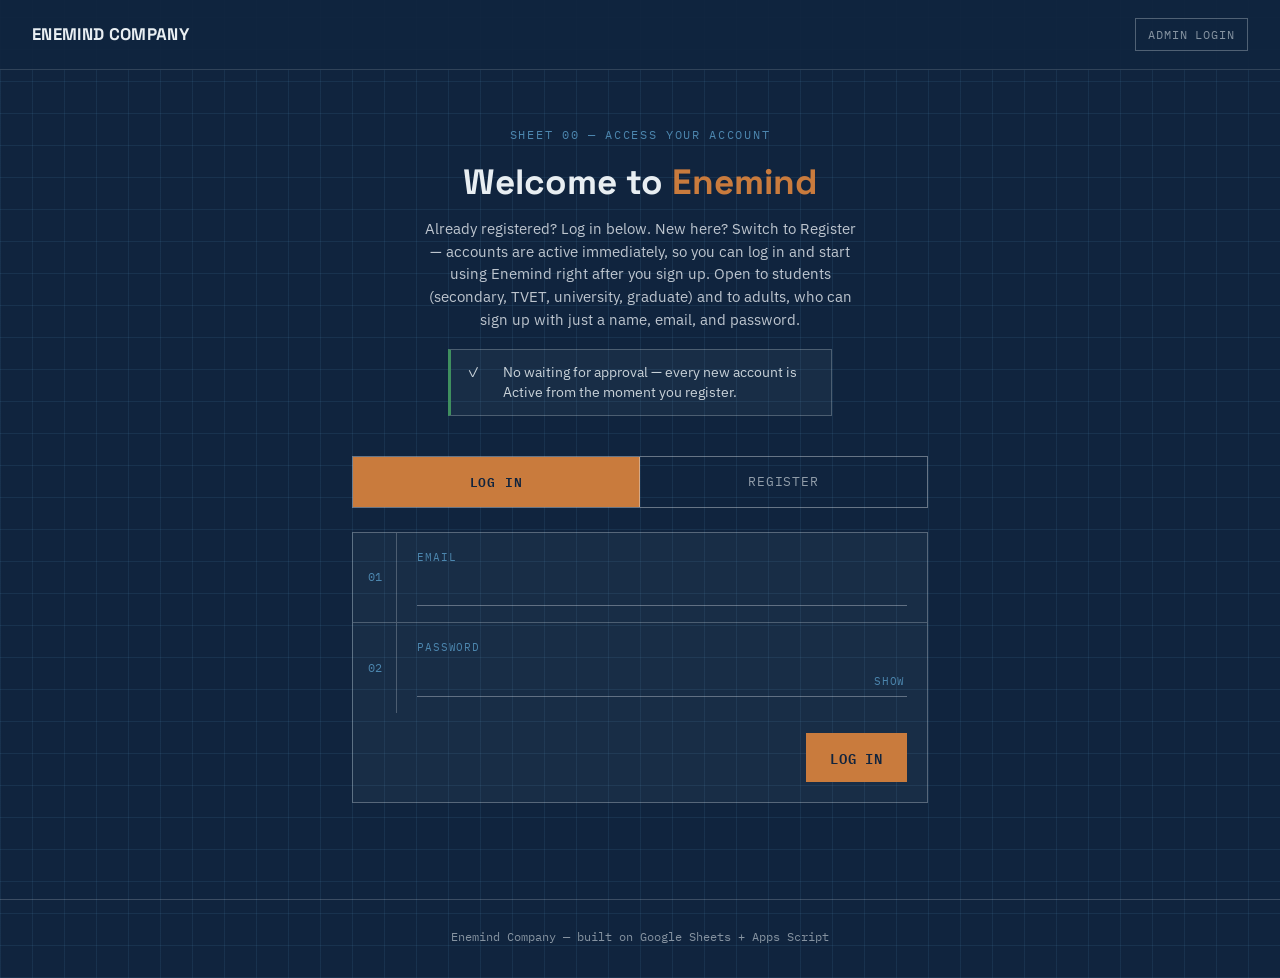
<file: index.html>
<!DOCTYPE html>
<html lang="en">
<head>
<meta charset="UTF-8">
<meta name="viewport" content="width=device-width, initial-scale=1.0">
<title>Enemind Company — Log in / Register</title>
<link rel="icon" type="image/jpeg" href="https://lh3.googleusercontent.com/d/170W1KrU-wH25nard8MBn47CVNmqdx8P2">
<link rel="preconnect" href="https://fonts.googleapis.com">
<link href="https://fonts.googleapis.com/css2?family=Space+Grotesk:wght@400;500;600;700&family=IBM+Plex+Sans:wght@400;500;600&family=IBM+Plex+Mono:wght@400;500;600&display=swap" rel="stylesheet">
<style>
  :root {
    --blueprint-navy: #10243E;
    --blueprint-blue: #2E6F9E;
    --blueprint-line: #4C86AE;
    --paper: #E8EEF2;
    --copper: #C97B3D;
    --ink: #0B1B2B;
    --ok: #3F8F5F;
    --err: #B4453A;

    --font-display: 'Space Grotesk', sans-serif;
    --font-body: 'IBM Plex Sans', sans-serif;
    --font-mono: 'IBM Plex Mono', monospace;
  }

  * { box-sizing: border-box; margin: 0; padding: 0; }

  body {
    background:
      repeating-linear-gradient(0deg, rgba(76,134,174,0.14) 0px, rgba(76,134,174,0.14) 1px, transparent 1px, transparent 32px),
      repeating-linear-gradient(90deg, rgba(76,134,174,0.14) 0px, rgba(76,134,174,0.14) 1px, transparent 1px, transparent 32px),
      var(--blueprint-navy);
    color: var(--paper);
    font-family: var(--font-body);
    line-height: 1.5;
    min-height: 100vh;
  }

  a { color: inherit; }

  header {
    display: flex;
    align-items: center;
    justify-content: space-between;
    padding: 18px 32px;
    background: rgba(16,36,62,0.92);
    border-bottom: 1px solid rgba(232,238,242,0.15);
    position: relative;
  }

  .brandmark {
    display: flex;
    align-items: center;
    gap: 12px;
    font-family: var(--font-display);
    font-weight: 700;
    font-size: 1.05rem;
    letter-spacing: 0.02em;
    text-decoration: none;
  }

  .admin-link {
    font-family: var(--font-mono);
    font-size: 0.72rem;
    letter-spacing: 0.08em;
    text-transform: uppercase;
    color: rgba(232,238,242,0.55);
    text-decoration: none;
    border: 1px solid rgba(232,238,242,0.3);
    padding: 7px 12px;
    transition: color 0.15s ease, border-color 0.15s ease;
  }
  .admin-link:hover { color: var(--copper); border-color: var(--copper); }

  main {
    max-width: 640px;
    margin: 0 auto;
    padding: 56px 32px 96px;
  }

  .eyebrow {
    font-family: var(--font-mono);
    font-size: 0.75rem;
    letter-spacing: 0.14em;
    text-transform: uppercase;
    color: var(--blueprint-line);
    margin-bottom: 18px;
    text-align: center;
  }

  h1 {
    font-family: var(--font-display);
    font-weight: 700;
    font-size: clamp(1.7rem, 5vw, 2.2rem);
    line-height: 1.15;
    text-align: center;
  }
  h1 em { font-style: normal; color: var(--copper); }

  p.lede {
    margin: 14px auto 0;
    max-width: 48ch;
    font-size: 0.95rem;
    color: rgba(232,238,242,0.8);
    text-align: center;
  }

  .active-note {
    margin: 18px auto 0;
    max-width: 48ch;
    display: flex;
    align-items: flex-start;
    gap: 10px;
    padding: 12px 16px;
    background: rgba(232,238,242,0.04);
    border: 1px solid rgba(232,238,242,0.25);
    border-left: 3px solid var(--ok);
    font-size: 0.85rem;
    color: rgba(232,238,242,0.85);
    text-align: left;
  }

  /* ---------- Weekly motivation banner ---------- */
  .motivation-banner {
    margin-top: 20px;
    padding: 16px 20px;
    background: rgba(232,238,242,0.04);
    border: 1px solid rgba(232,238,242,0.25);
    border-left: 3px solid var(--ok);
    display: none;
  }
  .motivation-banner.show { display: block; }
  .motivation-banner .mb-eyebrow {
    font-family: var(--font-mono);
    font-size: 0.65rem;
    letter-spacing: 0.1em;
    text-transform: uppercase;
    color: var(--ok);
    margin-bottom: 6px;
  }
  .motivation-banner .mb-text {
    font-family: var(--font-display);
    font-weight: 600;
    font-size: 1rem;
    color: var(--paper);
  }

  /* ---------- Side-by-side Login / Register tab toggle ---------- */
  .mode-toggle {
    display: grid;
    grid-template-columns: 1fr 1fr;
    border: 1px solid rgba(232,238,242,0.4);
    margin-top: 40px;
  }

  .mode-toggle button {
    font-family: var(--font-mono);
    font-size: 0.8rem;
    letter-spacing: 0.06em;
    text-transform: uppercase;
    background: transparent;
    color: rgba(232,238,242,0.6);
    border: none;
    padding: 14px 12px;
    cursor: pointer;
    transition: background 0.15s ease, color 0.15s ease;
  }
  .mode-toggle button:first-child { border-right: 1px solid rgba(232,238,242,0.4); }
  .mode-toggle button.active {
    background: var(--copper);
    color: var(--blueprint-navy);
    font-weight: 600;
  }
  .mode-toggle button:not(.active):hover { background: rgba(232,238,242,0.08); color: var(--paper); }
  .mode-toggle button:focus-visible { outline: 2px solid var(--copper); outline-offset: -2px; }

  .form-panel { display: none; margin-top: 24px; }
  .form-panel.active { display: block; }

  .form-card, form.spec-sheet {
    background: rgba(232,238,242,0.04);
    border: 1px solid rgba(232,238,242,0.3);
  }

  .field-row, .form-row {
    display: grid;
    grid-template-columns: 44px 1fr;
    border-top: 1px solid rgba(232,238,242,0.25);
  }
  .field-row:first-child, .form-row:first-child { border-top: none; }

  .field-index {
    font-family: var(--font-mono);
    font-size: 0.75rem;
    color: var(--blueprint-line);
    display: flex;
    align-items: center;
    justify-content: center;
    border-right: 1px solid rgba(232,238,242,0.25);
  }

  .field-body, .form-row .field-body { padding: 16px 20px; }

  .field-body label, .form-row label {
    display: block;
    font-family: var(--font-mono);
    font-size: 0.7rem;
    letter-spacing: 0.08em;
    text-transform: uppercase;
    color: var(--blueprint-line);
    margin-bottom: 8px;
  }

  .field-body label .optional-tag {
    text-transform: none;
    letter-spacing: normal;
    color: rgba(232,238,242,0.45);
    font-family: var(--font-body);
  }

  .field-body .hint {
    margin-top: 6px;
    font-family: var(--font-mono);
    font-size: 0.7rem;
    color: rgba(232,238,242,0.45);
  }

  .field-body input,
  .field-body select,
  .form-row input {
    width: 100%;
    background: transparent;
    border: none;
    border-bottom: 1px solid rgba(232,238,242,0.35);
    color: var(--paper);
    font-family: var(--font-body);
    font-size: 1rem;
    padding: 6px 2px;
    outline: none;
  }
  .field-body input:focus,
  .field-body select:focus,
  .form-row input:focus { border-color: var(--copper); }

  .field-body select option { background: var(--blueprint-navy); color: var(--paper); }
  .field-body select optgroup { background: var(--blueprint-navy); color: var(--blueprint-line); font-style: normal; }

  .password-wrap { position: relative; display: flex; align-items: center; }
  .password-wrap input { padding-right: 52px; }

  .toggle-visibility {
    position: absolute;
    right: 0;
    top: 50%;
    transform: translateY(-50%);
    background: transparent;
    border: none;
    color: var(--blueprint-line);
    font-family: var(--font-mono);
    font-size: 0.68rem;
    letter-spacing: 0.06em;
    text-transform: uppercase;
    cursor: pointer;
    padding: 4px 2px;
  }
  .toggle-visibility:hover, .toggle-visibility:focus-visible { color: var(--copper); }

  .submit-row, .form-actions {
    padding: 20px;
    display: flex;
    align-items: center;
    justify-content: space-between;
    gap: 16px;
    flex-wrap: wrap;
  }

  button.commit {
    font-family: var(--font-mono);
    font-size: 0.85rem;
    letter-spacing: 0.06em;
    text-transform: uppercase;
    background: var(--copper);
    color: var(--blueprint-navy);
    border: none;
    padding: 13px 24px;
    cursor: pointer;
    font-weight: 600;
    transition: filter 0.15s ease, transform 0.1s ease;
  }
  button.commit:hover { filter: brightness(1.1); }
  button.commit:active { transform: translateY(1px); }
  button.commit:disabled { opacity: 0.5; cursor: not-allowed; }
  button.commit:focus-visible { outline: 2px solid var(--paper); outline-offset: 3px; }

  #form-status, #login-status { font-family: var(--font-mono); font-size: 0.82rem; min-height: 1.2em; }
  #form-status[data-state="ok"], #login-status[data-state="ok"] { color: var(--ok); }
  #form-status[data-state="err"], #login-status[data-state="err"] { color: var(--err); }

  .form-msg {
    margin: 0 20px 20px;
    padding: 12px 14px;
    font-size: 0.85rem;
    border-left: 3px solid var(--blueprint-line);
    background: rgba(232,238,242,0.05);
    display: none;
  }
  .form-msg.show { display: block; }
  .form-msg.ok { border-left-color: var(--ok); color: var(--ok); }
  .form-msg.err { border-left-color: var(--err); color: #E6A79E; }

  footer {
    border-top: 1px solid rgba(232,238,242,0.2);
    padding: 28px 32px 32px;
    font-family: var(--font-mono);
    font-size: 0.75rem;
    color: rgba(232,238,242,0.55);
    text-align: center;
  }
</style>
</head>
<body>

<header>
  <a href="index.html" class="brandmark">ENEMIND COMPANY</a>
  <a href="admin.html" class="admin-link">Admin login</a>
</header>

<main>
  <p class="eyebrow" id="pageEyebrow">Sheet 00 — Access your account</p>
  <h1 id="pageHeading">Welcome to <em>Enemind</em></h1>
  <p class="lede" id="pageLede">
    Already registered? Log in below. New here? Switch to Register — accounts are
    active immediately, so you can log in and start using Enemind right after you sign up.
    Open to students (secondary, TVET, university, graduate) and to adults, who can
    sign up with just a name, email, and password.
  </p>

  <div class="active-note">
    <span>✓</span>&nbsp;<span>No waiting for approval — every new account is Active from the moment you register.</span>
  </div>

  <div class="motivation-banner" id="motivationBanner">
    <div class="mb-eyebrow">This week's motivation</div>
    <div class="mb-text" id="motivationText"></div>
  </div>

  <div class="mode-toggle" role="tablist">
    <button type="button" id="tabLogin" class="active" role="tab" aria-selected="true" aria-controls="loginPanel">Log in</button>
    <button type="button" id="tabRegister" role="tab" aria-selected="false" aria-controls="registerPanel">Register</button>
  </div>

  <!-- ---------- LOGIN PANEL ---------- -->
  <div class="form-panel active" id="loginPanel">
    <form class="form-card" id="loginForm" novalidate>
      <div class="form-row">
        <div class="field-index">01</div>
        <div class="field-body">
          <label for="lEmail">Email</label>
          <input type="email" id="lEmail" required autocomplete="email">
        </div>
      </div>
      <div class="form-row">
        <div class="field-index">02</div>
        <div class="field-body">
          <label for="lPassword">Password</label>
          <div class="password-wrap">
            <input type="password" id="lPassword" required autocomplete="current-password">
            <button type="button" class="toggle-visibility" data-target="lPassword">Show</button>
          </div>
        </div>
      </div>

      <div class="form-msg" id="loginMsg"></div>

      <div class="form-actions">
        <span></span>
        <button type="submit" class="commit" id="loginSubmitBtn">Log in</button>
      </div>
    </form>
  </div>

  <!-- ---------- REGISTER PANEL ---------- -->
  <div class="form-panel" id="registerPanel">
    <form class="spec-sheet" id="registerForm" novalidate>
      <div class="field-row">
        <div class="field-index">01</div>
        <div class="field-body">
          <label for="regType">I am registering as</label>
          <select id="regType" name="regType" required>
            <option value="" disabled selected>Select registration type</option>
            <optgroup label="Students">
              <option value="secondaryStudent">Secondary Student</option>
              <option value="tvetStudent">TVET Student</option>
              <option value="universityStudent">University Student</option>
              <option value="graduate">Graduate</option>
            </optgroup>
            <optgroup label="Everyone else">
              <option value="adult">Adult (name, email &amp; password only)</option>
            </optgroup>
          </select>
          <div class="hint" id="regTypeHint">Pick a type to reveal the rest of the form.</div>
        </div>
      </div>

      <div id="dynamicFields"></div>

      <div class="submit-row">
        <span id="form-status" role="status" aria-live="polite"></span>
        <button type="submit" class="commit" id="submitBtn">Create account</button>
      </div>
    </form>
  </div>
</main>

<footer>
  Enemind Company — built on Google Sheets + Apps Script
</footer>

<script>
  /* ------------------------------------------------------------------
   * Point this at your deployed Apps Script Web App URL
   * (Deploy > New deployment > Web app > /exec) from setup.gs.
   * Must be the same deployment used by home.html / entrepreneurs.html /
   * books.html / admin.html / profile.html.
   * ---------------------------------------------------------------- */
  const WEBAPP_URL = 'https://script.google.com/macros/s/AKfycbwGttVGhIg_H3Ttj-w4Esa2-B3Kd_D2pnte2BEDLBPzBG7lCDKsCohM0wPT8WTjifgN/exec';

  function callApi(payload) {
    return fetch(WEBAPP_URL, {
      method: 'POST',
      headers: { 'Content-Type': 'text/plain;charset=utf-8' },
      body: JSON.stringify(payload)
    }).then(res => res.json());
  }

  function escapeHtml(str) {
    return String(str).replace(/[&<>"']/g, ch => ({
      '&': '&amp;', '<': '&lt;', '>': '&gt;', '"': '&quot;', "'": '&#39;'
    }[ch]));
  }

  function buildQueryString(obj) {
    const params = new URLSearchParams();
    Object.keys(obj).forEach(key => {
      const value = obj[key];
      if (value !== undefined && value !== null) params.set(key, value);
    });
    return params.toString();
  }

  function bindPasswordToggles(scope) {
    scope.querySelectorAll('.toggle-visibility').forEach(btn => {
      btn.addEventListener('click', () => {
        const input = document.getElementById(btn.dataset.target);
        const isHidden = input.type === 'password';
        input.type = isHidden ? 'text' : 'password';
        btn.textContent = isHidden ? 'Hide' : 'Show';
      });
    });
  }

  /* ---------- Weekly motivation ---------- */
  callApi({ action: 'getWeeklyMotivation' }).then(result => {
    if (result.success && result.quote) {
      document.getElementById('motivationText').textContent = result.quote;
      document.getElementById('motivationBanner').classList.add('show');
    }
  }).catch(() => {});

  /* ---------- LOGIN / REGISTER TAB TOGGLE ---------- */
  const tabLogin = document.getElementById('tabLogin');
  const tabRegister = document.getElementById('tabRegister');
  const loginPanel = document.getElementById('loginPanel');
  const registerPanel = document.getElementById('registerPanel');
  const pageEyebrow = document.getElementById('pageEyebrow');
  const pageHeading = document.getElementById('pageHeading');
  const pageLede = document.getElementById('pageLede');

  function showLogin() {
    tabLogin.classList.add('active');
    tabRegister.classList.remove('active');
    tabLogin.setAttribute('aria-selected', 'true');
    tabRegister.setAttribute('aria-selected', 'false');
    loginPanel.classList.add('active');
    registerPanel.classList.remove('active');
    pageEyebrow.textContent = 'Sheet 00 — Log in';
    pageHeading.innerHTML = 'Welcome back to <em>Enemind</em>';
    pageLede.textContent = 'Log in with the email and password you registered with. New here? Switch to Register to sign up first.';
  }

  function showRegister() {
    tabRegister.classList.add('active');
    tabLogin.classList.remove('active');
    tabRegister.setAttribute('aria-selected', 'true');
    tabLogin.setAttribute('aria-selected', 'false');
    registerPanel.classList.add('active');
    loginPanel.classList.remove('active');
    pageEyebrow.textContent = 'Sheet 00 — Register';
    pageHeading.innerHTML = 'Create your <em>account</em>';
    pageLede.textContent = 'Choose what you\'re registering as, then fill in your details. Your account is Active the moment you submit — no waiting for approval.';
  }

  tabLogin.addEventListener('click', showLogin);
  tabRegister.addEventListener('click', showRegister);

  /* ---------- LOGIN FORM ---------- */
  bindPasswordToggles(loginPanel);

  function showMsg(el, text, ok) {
    el.textContent = text;
    el.className = 'form-msg show ' + (ok ? 'ok' : 'err');
  }

  document.getElementById('loginForm').addEventListener('submit', function (e) {
    e.preventDefault();
    const btn = document.getElementById('loginSubmitBtn');
    const msg = document.getElementById('loginMsg');
    btn.disabled = true;
    btn.textContent = 'Logging in…';

    const email = document.getElementById('lEmail').value;
    const password = document.getElementById('lPassword').value;

    callApi({ action: 'login', email, password }).then(result => {
      if (result.success) {
        showMsg(msg, result.message, true);
        window.location.href = 'home.html?' + buildQueryString(Object.assign({}, result.data, { email, password }));
      } else {
        showMsg(msg, result.message, false);
        btn.disabled = false;
        btn.textContent = 'Log in';
      }
    }).catch(() => {
      showMsg(msg, 'Network error — check WEBAPP_URL and try again.', false);
      btn.disabled = false;
      btn.textContent = 'Log in';
    });
  });

  /* ---------- REGISTRATION DATA / CONFIG ---------- */
  const COUNTIES = [
    'Baringo', 'Bomet', 'Bungoma', 'Busia', 'Elgeyo-Marakwet', 'Embu',
    'Garissa', 'Homa Bay', 'Isiolo', 'Kajiado', 'Kakamega', 'Kericho',
    'Kiambu', 'Kilifi', 'Kirinyaga', 'Kisii', 'Kisumu', 'Kitui', 'Kwale',
    'Laikipia', 'Lamu', 'Machakos', 'Makueni', 'Mandera', 'Marsabit',
    'Meru', 'Migori', 'Mombasa', "Murang'a", 'Nairobi', 'Nakuru', 'Nandi',
    'Narok', 'Nyamira', 'Nyandarua', 'Nyeri', 'Samburu', 'Siaya',
    'Taita-Taveta', 'Tana River', 'Tharaka-Nithi', 'Trans Nzoia', 'Turkana',
    'Uasin Gishu', 'Vihiga', 'Wajir', 'West Pokot'
  ];

  const UNIVERSITIES = [
    'University of Nairobi (UoN)', 'Maseno University', 'Moi University',
    'Chuka University', 'Kisii University',
    'Masinde Muliro University of Science and Technology (MMUST)',
    'University of Eldoret', 'Tharaka University', 'University of Kabianga',
    'Rongo University', 'University of Embu',
    'Jaramogi Oginga Odinga University of Science and Technology (JOOUST)',
    'Bomet University', 'Kibabii University', 'Pwani University',
    'Maasai Mara University', 'Turkana University', 'Kaimosi Friends University',
    'Garissa University'
  ];

  const FORM_GRADE_LEVELS = [
    'Form 1', 'Form 2', 'Form 3', 'Form 4',
    'Grade 7', 'Grade 8', 'Grade 9', 'Grade 10', 'Grade 11', 'Grade 12'
  ];

  const TVET_COURSES = [
    'Building & Construction', 'Automotive Engineering', 'Electrical Installation',
    'ICT / Computer Studies', 'Fashion Design & Tailoring', 'Catering & Hospitality',
    'Agriculture', 'Hairdressing & Beauty Therapy', 'Welding & Fabrication',
    'Plumbing', 'Other'
  ];

  function getRecentYears(count) {
    const currentYear = new Date().getFullYear();
    const years = [];
    for (let y = currentYear; y >= currentYear - count + 1; y--) years.push(String(y));
    return years;
  }
  const GRADUATION_YEARS = getRecentYears(15);

  const CATEGORY_CONFIG = {
    secondaryStudent: {
      label: 'Secondary Student',
      fields: [
        { key: 'name', label: 'Full name', type: 'text', autocomplete: 'name' },
        { key: 'email', label: 'Email', type: 'email', autocomplete: 'email' },
        { key: 'phone', label: 'Phone number', type: 'tel', autocomplete: 'tel', placeholder: 'e.g. 0712345678' },
        { key: 'county', label: 'County', type: 'select', options: COUNTIES },
        { key: 'school', label: 'School name', type: 'text' },
        { key: 'level', label: 'Form / Grade', type: 'select', options: FORM_GRADE_LEVELS }
      ]
    },
    tvetStudent: {
      label: 'TVET Student',
      fields: [
        { key: 'name', label: 'Full name', type: 'text', autocomplete: 'name' },
        { key: 'email', label: 'Email', type: 'email', autocomplete: 'email' },
        { key: 'phone', label: 'Phone number', type: 'tel', autocomplete: 'tel', placeholder: 'e.g. 0712345678' },
        { key: 'county', label: 'County', type: 'select', options: COUNTIES },
        { key: 'institution', label: 'TVET institution', type: 'text' },
        { key: 'course', label: 'Course', type: 'select', options: TVET_COURSES }
      ]
    },
    universityStudent: {
      label: 'University Student',
      fields: [
        { key: 'name', label: 'Full name', type: 'text', autocomplete: 'name' },
        { key: 'email', label: 'Email', type: 'email', autocomplete: 'email' },
        { key: 'phone', label: 'Phone number', type: 'tel', autocomplete: 'tel', placeholder: 'e.g. 0712345678' },
        { key: 'county', label: 'County', type: 'select', options: COUNTIES },
        { key: 'university', label: 'University', type: 'select', options: UNIVERSITIES },
        { key: 'courseOfStudy', label: 'Course of study', type: 'text' }
      ]
    },
    graduate: {
      label: 'Graduate',
      fields: [
        { key: 'name', label: 'Full name', type: 'text', autocomplete: 'name' },
        { key: 'email', label: 'Email', type: 'email', autocomplete: 'email' },
        { key: 'phone', label: 'Phone number', type: 'tel', autocomplete: 'tel', placeholder: 'e.g. 0712345678' },
        { key: 'county', label: 'County', type: 'select', options: COUNTIES },
        { key: 'institution', label: 'Institution attended', type: 'text' },
        { key: 'fieldOfStudy', label: 'Field of study', type: 'text' },
        { key: 'graduationYear', label: 'Graduation year', type: 'select', options: GRADUATION_YEARS }
      ]
    },
    adult: {
      label: 'Adult',
      fields: [
        { key: 'name', label: 'Full name', type: 'text', autocomplete: 'name' },
        { key: 'email', label: 'Email', type: 'email', autocomplete: 'email' }
      ]
    }
  };

  function fieldRowHTML(index, field) {
    const idx = String(index).padStart(2, '0');
    if (field.type === 'select') {
      const options = field.options.map(o => `<option value="${escapeHtml(o)}">${escapeHtml(o)}</option>`).join('');
      return `
        <div class="field-row">
          <div class="field-index">${idx}</div>
          <div class="field-body">
            <label for="f_${field.key}">${escapeHtml(field.label)}</label>
            <select id="f_${field.key}" name="${field.key}" required>
              <option value="" disabled selected>Select ${escapeHtml(field.label.toLowerCase())}</option>
              ${options}
            </select>
          </div>
        </div>`;
    }
    return `
      <div class="field-row">
        <div class="field-index">${idx}</div>
        <div class="field-body">
          <label for="f_${field.key}">${escapeHtml(field.label)}</label>
          <input type="${field.type}" id="f_${field.key}" name="${field.key}"
            ${field.autocomplete ? `autocomplete="${field.autocomplete}"` : ''}
            ${field.placeholder ? `placeholder="${escapeHtml(field.placeholder)}"` : ''} required>
        </div>
      </div>`;
  }

  function optionalFieldRowHTML(index, key, label, type, placeholder, hint) {
    const idx = String(index).padStart(2, '0');
    return `
      <div class="field-row">
        <div class="field-index">${idx}</div>
        <div class="field-body">
          <label for="f_${key}">${escapeHtml(label)} <span class="optional-tag">(optional)</span></label>
          <input type="${type}" id="f_${key}" name="${key}"
            ${placeholder ? `placeholder="${escapeHtml(placeholder)}"` : ''}>
          ${hint ? `<div class="hint">${escapeHtml(hint)}</div>` : ''}
        </div>
      </div>`;
  }

  function passwordRowHTML(index, key, label, autocomplete, withHint) {
    const idx = String(index).padStart(2, '0');
    return `
      <div class="field-row">
        <div class="field-index">${idx}</div>
        <div class="field-body">
          <label for="${key}">${label}</label>
          <div class="password-wrap">
            <input type="password" id="${key}" name="${key}" autocomplete="${autocomplete}" required>
            <button type="button" class="toggle-visibility" data-target="${key}">Show</button>
          </div>
          ${withHint ? '<div class="hint">At least 8 characters, with a letter and a number.</div>' : ''}
        </div>
      </div>`;
  }

  const dynamicFieldsEl = document.getElementById('dynamicFields');
  const regTypeSelect = document.getElementById('regType');
  const regTypeHint = document.getElementById('regTypeHint');

  function renderCategoryFields(type) {
    const config = CATEGORY_CONFIG[type];
    if (!config) {
      dynamicFieldsEl.innerHTML = '';
      return;
    }
    let html = '';
    let index = 2;
    config.fields.forEach(f => {
      html += fieldRowHTML(index, f);
      index++;
    });

    html += optionalFieldRowHTML(
      index, 'logoUrl', 'Logo / profile image URL', 'url',
      'https://...',
      'Link to an image people will see on your profile. You can add or change this any time from Edit Profile.'
    );
    index++;
    html += optionalFieldRowHTML(
      index, 'tiktokUsername', 'TikTok username', 'text',
      '@yourhandle',
      'Share your TikTok handle so others can find and follow you.'
    );
    index++;

    html += passwordRowHTML(index, 'password', 'Password', 'new-password', true);
    index++;
    html += passwordRowHTML(index, 'confirmPassword', 'Confirm password', 'new-password', false);

    dynamicFieldsEl.innerHTML = html;
    bindPasswordToggles(dynamicFieldsEl);
    regTypeHint.textContent = 'Registering as: ' + config.label + '.';
  }

  regTypeSelect.addEventListener('change', (e) => renderCategoryFields(e.target.value));

  const registerForm = document.getElementById('registerForm');
  const statusEl = document.getElementById('form-status');
  const submitBtn = document.getElementById('submitBtn');

  function setStatus(message, state) {
    statusEl.textContent = message;
    if (state) statusEl.setAttribute('data-state', state);
    else statusEl.removeAttribute('data-state');
  }

  registerForm.addEventListener('submit', async (e) => {
    e.preventDefault();

    const type = regTypeSelect.value;
    const config = CATEGORY_CONFIG[type];
    if (!type || !config) {
      setStatus('Please select what you are registering as.', 'err');
      return;
    }

    const data = { action: 'register', type };
    let missing = false;

    config.fields.forEach(f => {
      const el = document.getElementById('f_' + f.key);
      const val = el ? el.value.trim() : '';
      if (!val) missing = true;
      data[f.key] = val;
    });

    const logoUrlEl = document.getElementById('f_logoUrl');
    const tiktokEl = document.getElementById('f_tiktokUsername');
    data.logoUrl = logoUrlEl ? logoUrlEl.value.trim() : '';
    data.tiktokUsername = tiktokEl ? tiktokEl.value.trim() : '';

    const passwordEl = document.getElementById('password');
    const confirmEl = document.getElementById('confirmPassword');
    const password = passwordEl ? passwordEl.value : '';
    const confirmPassword = confirmEl ? confirmEl.value : '';
    data.password = password;

    if (missing || !password || !confirmPassword) {
      setStatus('Please fill in every field.', 'err');
      return;
    }
    if (password !== confirmPassword) {
      setStatus('Passwords do not match.', 'err');
      return;
    }

    setStatus('Creating your account…', '');
    submitBtn.disabled = true;

    try {
      const result = await callApi(data);

      if (result.success) {
        setStatus('Account created! Logging you in…', 'ok');
        // Auto-login: the account is Active immediately, so log straight in
        // and land on the dashboard instead of asking the person to log in
        // again with the details they just typed.
        const loginResult = await callApi({ action: 'login', email: data.email, password: data.password });
        if (loginResult.success) {
          window.location.href = 'home.html?' + buildQueryString(Object.assign({}, loginResult.data, { email: data.email, password: data.password }));
          return;
        }
        setStatus(result.message + ' You can now log in from the Log in tab.', 'ok');
        registerForm.reset();
        dynamicFieldsEl.innerHTML = '';
        regTypeHint.textContent = 'Pick a type to reveal the rest of the form.';
      } else {
        setStatus(result.message || 'Something went wrong.', 'err');
      }
    } catch (err) {
      setStatus('Network error — check the Web App URL is set.', 'err');
    } finally {
      submitBtn.disabled = false;
    }
  });
</script>

</body>
</html>
</file>
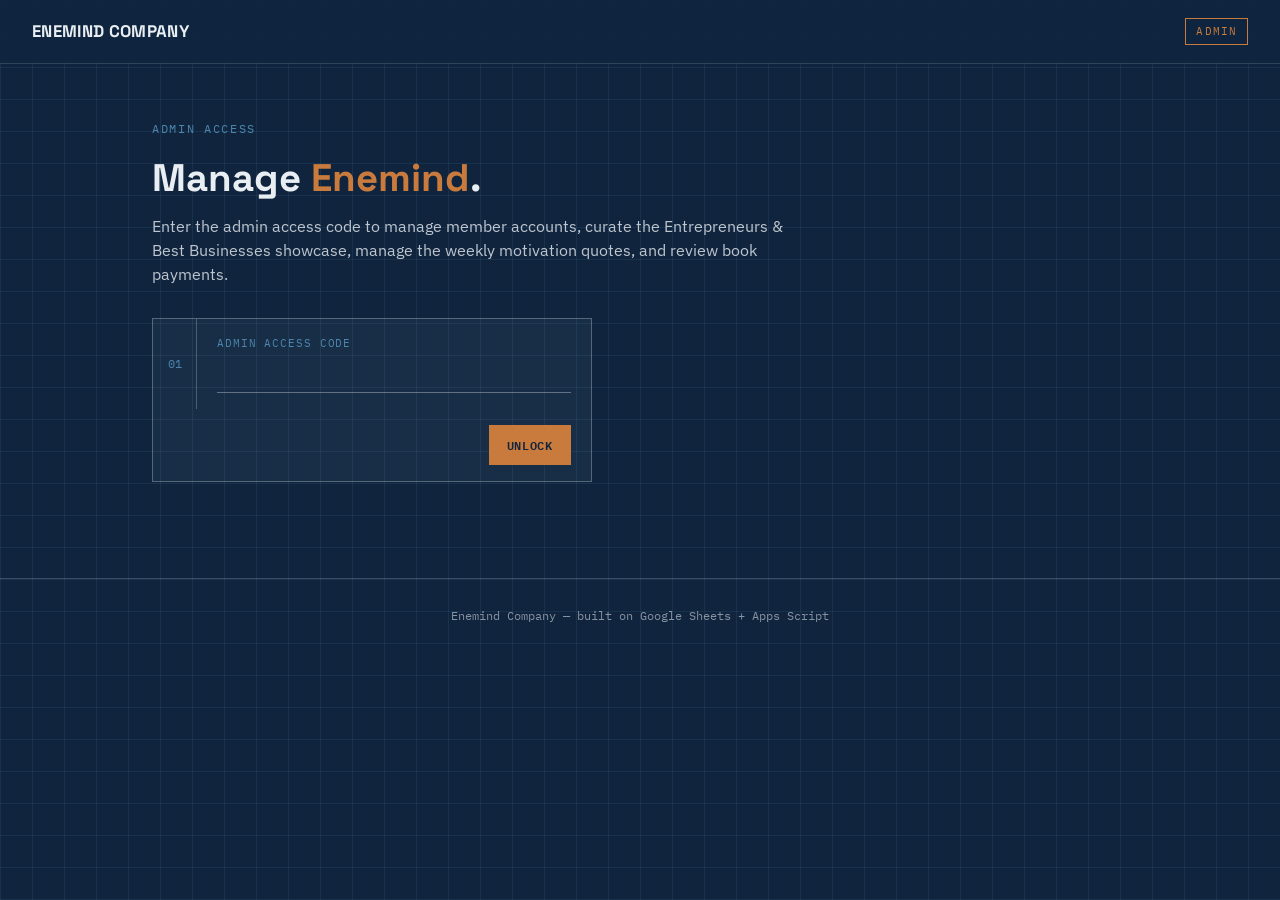
<file: admin.html>
<!DOCTYPE html>
<html lang="en">
<head>
<meta charset="UTF-8">
<meta name="viewport" content="width=device-width, initial-scale=1.0">
<title>Admin — Enemind Company</title>
<link rel="icon" type="image/jpeg" href="https://lh3.googleusercontent.com/d/170W1KrU-wH25nard8MBn47CVNmqdx8P2">
<link rel="preconnect" href="https://fonts.googleapis.com">
<link href="https://fonts.googleapis.com/css2?family=Space+Grotesk:wght@400;500;600;700&family=IBM+Plex+Sans:wght@400;500;600&family=IBM+Plex+Mono:wght@400;500;600&display=swap" rel="stylesheet">
<style>
  :root {
    --blueprint-navy: #10243E;
    --blueprint-blue: #2E6F9E;
    --blueprint-line: #4C86AE;
    --paper: #E8EEF2;
    --copper: #C97B3D;
    --ink: #0B1B2B;
    --ok: #3F8F5F;
    --err: #B4453A;
    --font-display: 'Space Grotesk', sans-serif;
    --font-body: 'IBM Plex Sans', sans-serif;
    --font-mono: 'IBM Plex Mono', monospace;
  }
  * { box-sizing: border-box; margin: 0; padding: 0; }
  body {
    background:
      repeating-linear-gradient(0deg, rgba(76,134,174,0.14) 0px, rgba(76,134,174,0.14) 1px, transparent 1px, transparent 32px),
      repeating-linear-gradient(90deg, rgba(76,134,174,0.14) 0px, rgba(76,134,174,0.14) 1px, transparent 1px, transparent 32px),
      var(--blueprint-navy);
    color: var(--paper);
    font-family: var(--font-body);
    line-height: 1.5;
    min-height: 100vh;
  }
  a { color: inherit; }
  header {
    display: flex; align-items: center; justify-content: space-between;
    padding: 18px 32px; background: rgba(16,36,62,0.92);
    border-bottom: 1px solid rgba(232,238,242,0.15);
  }
  .brandmark { display: flex; align-items: center; gap: 12px; font-family: var(--font-display); font-weight: 700; font-size: 1.05rem; letter-spacing: 0.02em; text-decoration: none; }
  .header-tag { font-family: var(--font-mono); font-size: 0.7rem; letter-spacing: 0.1em; text-transform: uppercase; color: var(--copper); border: 1px solid var(--copper); padding: 4px 10px; }
  main { max-width: 1040px; margin: 0 auto; padding: 56px 32px 96px; }
  .eyebrow { font-family: var(--font-mono); font-size: 0.75rem; letter-spacing: 0.14em; text-transform: uppercase; color: var(--blueprint-line); margin-bottom: 18px; }
  h1 { font-family: var(--font-display); font-weight: 700; font-size: clamp(1.7rem, 4vw, 2.4rem); line-height: 1.15; }
  h1 em { font-style: normal; color: var(--copper); }
  p.lede { margin-top: 14px; max-width: 66ch; font-size: 1rem; color: rgba(232,238,242,0.8); }

  .gate-card { margin-top: 32px; background: rgba(232,238,242,0.04); border: 1px solid rgba(232,238,242,0.3); max-width: 440px; }
  .gate-row { display: grid; grid-template-columns: 44px 1fr; }
  .gate-index { font-family: var(--font-mono); font-size: 0.75rem; color: var(--blueprint-line); display: flex; align-items: center; justify-content: center; border-right: 1px solid rgba(232,238,242,0.25); }
  .gate-body { padding: 16px 20px; }
  .gate-body label { display: block; font-family: var(--font-mono); font-size: 0.7rem; letter-spacing: 0.08em; text-transform: uppercase; color: var(--blueprint-line); margin-bottom: 8px; }
  .gate-body input { width: 100%; background: transparent; border: none; border-bottom: 1px solid rgba(232,238,242,0.35); color: var(--paper); font-family: var(--font-body); font-size: 1rem; padding: 6px 2px; outline: none; }
  .gate-body input:focus { border-color: var(--copper); }
  .gate-submit-row { padding: 16px 20px; display: flex; align-items: center; justify-content: space-between; gap: 16px; }
  #gate-status { font-family: var(--font-mono); font-size: 0.8rem; }
  #gate-status[data-state="err"] { color: var(--err); }

  .dashboard { display: none; }
  .dashboard.open { display: block; }
  .gate-wrap.hidden { display: none; }

  .tab-bar { display: flex; gap: 0; border: 1px solid rgba(232,238,242,0.4); margin-top: 32px; flex-wrap: wrap; }
  .tab-bar button {
    font-family: var(--font-mono); font-size: 0.78rem; letter-spacing: 0.06em; text-transform: uppercase;
    background: transparent; color: rgba(232,238,242,0.6); border: none; border-right: 1px solid rgba(232,238,242,0.4);
    padding: 13px 18px; cursor: pointer; transition: background 0.15s ease, color 0.15s ease;
  }
  .tab-bar button:last-child { border-right: none; }
  .tab-bar button.active { background: var(--copper); color: var(--blueprint-navy); font-weight: 600; }
  .tab-bar button:not(.active):hover { background: rgba(232,238,242,0.08); color: var(--paper); }

  .tab-panel { display: none; margin-top: 28px; }
  .tab-panel.active { display: block; }

  .section-head { display: flex; align-items: baseline; justify-content: space-between; gap: 16px; margin: 32px 0 20px; border-bottom: 1px solid rgba(232,238,242,0.2); padding-bottom: 14px; flex-wrap: wrap; }
  .section-head .heading { display: flex; align-items: baseline; gap: 16px; }
  .sheet-no { font-family: var(--font-mono); font-size: 0.8rem; color: var(--copper); flex-shrink: 0; }
  .section-head h2 { font-family: var(--font-display); font-weight: 600; font-size: 1.25rem; }

  .filters { display: flex; gap: 10px; flex-wrap: wrap; }
  .filters select, .filters input {
    background: var(--blueprint-navy); color: var(--paper); border: 1px solid rgba(232,238,242,0.35);
    font-family: var(--font-mono); font-size: 0.75rem; letter-spacing: 0.04em; padding: 8px 10px;
  }
  .filters select { text-transform: uppercase; }
  .filters input { text-transform: none; min-width: 200px; }

  .stat-strip { display: grid; grid-template-columns: repeat(2, 1fr); border: 1px solid rgba(232,238,242,0.4); margin-top: 24px; }
  .stat-cell { padding: 16px 18px; border-right: 1px solid rgba(232,238,242,0.4); }
  .stat-cell:last-child { border-right: none; }
  .stat-cell .stat-label { font-family: var(--font-mono); font-size: 0.65rem; letter-spacing: 0.1em; text-transform: uppercase; color: var(--blueprint-line); }
  .stat-cell .stat-value { font-family: var(--font-display); font-size: 1.6rem; font-weight: 700; margin-top: 4px; }
  .stat-cell.active .stat-value { color: var(--ok); }
  .stat-cell.inactive .stat-value { color: var(--err); }

  .entry-list { list-style: none; }
  .entry-card {
    background: rgba(232,238,242,0.04); border: 1px solid rgba(232,238,242,0.3); margin-bottom: 10px;
    display: flex; align-items: center; justify-content: space-between; gap: 16px; padding: 14px 20px; flex-wrap: wrap;
  }
  .entry-title { display: flex; align-items: baseline; gap: 12px; flex-wrap: wrap; }
  .entry-name { font-family: var(--font-display); font-weight: 600; font-size: 1.02rem; }
  .entry-type { font-family: var(--font-mono); font-size: 0.7rem; letter-spacing: 0.06em; text-transform: uppercase; color: var(--blueprint-line); }
  .entry-sub { font-family: var(--font-mono); font-size: 0.72rem; color: rgba(232,238,242,0.5); }

  .status-badge { display: inline-block; font-family: var(--font-mono); font-size: 0.7rem; letter-spacing: 0.05em; text-transform: uppercase; padding: 3px 10px; border: 1px solid currentColor; }
  .status-badge.status-active { color: var(--ok); }
  .status-badge.status-inactive { color: var(--err); }

  .entry-actions { display: flex; gap: 10px; flex-wrap: wrap; }

  button.commit {
    font-family: var(--font-mono); font-size: 0.78rem; letter-spacing: 0.06em; text-transform: uppercase;
    background: var(--copper); color: var(--blueprint-navy); border: none; padding: 10px 18px; cursor: pointer;
    font-weight: 600; transition: filter 0.15s ease, transform 0.1s ease;
  }
  button.commit:hover { filter: brightness(1.1); }
  button.commit:active { transform: translateY(1px); }
  button.commit:disabled { opacity: 0.45; cursor: not-allowed; }
  button.commit.ghost { background: transparent; color: var(--paper); border: 1px solid var(--copper); }
  button.commit.reject { background: transparent; color: var(--err); border: 1px solid var(--err); }
  button.commit.approve-outline { background: transparent; color: var(--ok); border: 1px solid var(--ok); }
  button.commit.small { padding: 7px 12px; font-size: 0.7rem; }

  .refresh-row { display: flex; justify-content: flex-end; align-items: center; gap: 10px; margin-top: -6px; margin-bottom: 16px; }

  .empty-state { padding: 40px 24px; text-align: center; border: 1px dashed rgba(232,238,242,0.35); }
  .empty-state .empty-icon { font-size: 1.6rem; }
  .empty-state p { color: rgba(232,238,242,0.75); margin-top: 8px; }

  #list-status, #enList-status, #mvList-status, #pmList-status { font-family: var(--font-mono); font-size: 0.8rem; color: rgba(232,238,242,0.6); }
  #list-status[data-state="err"], #enList-status[data-state="err"], #mvList-status[data-state="err"], #pmList-status[data-state="err"] { color: var(--err); }

  /* ---------- Forms (spec-sheet rows) ---------- */
  .form-card { background: rgba(232,238,242,0.04); border: 1px solid rgba(232,238,242,0.3); }
  .field-row { display: grid; grid-template-columns: 44px 1fr; border-top: 1px solid rgba(232,238,242,0.25); }
  .field-row:first-child { border-top: none; }
  .field-index { font-family: var(--font-mono); font-size: 0.75rem; color: var(--blueprint-line); display: flex; align-items: center; justify-content: center; border-right: 1px solid rgba(232,238,242,0.25); }
  .field-body { padding: 14px 20px; }
  .field-body label { display: block; font-family: var(--font-mono); font-size: 0.7rem; letter-spacing: 0.08em; text-transform: uppercase; color: var(--blueprint-line); margin-bottom: 8px; }
  .field-body label .optional-tag { text-transform: none; letter-spacing: normal; color: rgba(232,238,242,0.45); font-family: var(--font-body); }
  .field-body input, .field-body select, .field-body textarea {
    width: 100%; background: transparent; border: 1px solid rgba(232,238,242,0.35); color: var(--paper);
    font-family: var(--font-body); font-size: 0.95rem; padding: 9px 10px; outline: none; resize: vertical;
  }
  .field-body textarea { min-height: 68px; }
  .field-body select option { background: var(--blueprint-navy); color: var(--paper); }
  .field-body input:focus, .field-body select:focus, .field-body textarea:focus { border-color: var(--copper); }
  .checkbox-row { display: flex; align-items: center; gap: 10px; }
  .checkbox-row input { width: auto; }

  .form-actions { padding: 18px 20px; display: flex; justify-content: flex-end; align-items: center; gap: 14px; flex-wrap: wrap; }
  #enForm-status, #mvForm-status { font-family: var(--font-mono); font-size: 0.8rem; }
  #enForm-status[data-state="ok"], #mvForm-status[data-state="ok"] { color: var(--ok); }
  #enForm-status[data-state="err"], #mvForm-status[data-state="err"] { color: var(--err); }

  /* ---------- Payments table ---------- */
  .pay-table { width: 100%; border-collapse: collapse; background: rgba(232,238,242,0.04); border: 1px solid rgba(232,238,242,0.3); font-size: 0.82rem; }
  .pay-table th, .pay-table td { text-align: left; padding: 10px 12px; border-bottom: 1px solid rgba(232,238,242,0.15); white-space: nowrap; }
  .pay-table th { font-family: var(--font-mono); font-size: 0.68rem; letter-spacing: 0.06em; text-transform: uppercase; color: var(--blueprint-line); }
  .pay-table tbody tr:last-child td { border-bottom: none; }
  .pay-status { font-family: var(--font-mono); font-size: 0.7rem; text-transform: uppercase; padding: 2px 8px; border: 1px solid currentColor; }
  .pay-status.PENDING { color: var(--copper); }
  .pay-status.COMPLETED { color: var(--ok); }
  .pay-status.FAILED { color: var(--err); }
  .table-scroll { overflow-x: auto; }

  footer { border-top: 1px solid rgba(232,238,242,0.2); padding: 28px 32px 32px; font-family: var(--font-mono); font-size: 0.75rem; color: rgba(232,238,242,0.55); text-align: center; }
</style>
</head>
<body>

<header>
  <a href="index.html" class="brandmark">ENEMIND COMPANY</a>
  <span class="header-tag">Admin</span>
</header>

<main id="top">
  <div class="gate-wrap" id="gateWrap">
    <p class="eyebrow">Admin access</p>
    <h1>Manage <em>Enemind</em>.</h1>
    <p class="lede">
      Enter the admin access code to manage member accounts, curate the
      Entrepreneurs &amp; Best Businesses showcase, manage the weekly
      motivation quotes, and review book payments.
    </p>

    <div class="gate-card">
      <form id="gateForm">
        <div class="gate-row">
          <div class="gate-index">01</div>
          <div class="gate-body">
            <label for="adminCode">Admin access code</label>
            <input type="password" id="adminCode" name="adminCode" autocomplete="off" required>
          </div>
        </div>
        <div class="gate-submit-row">
          <span id="gate-status" role="status" aria-live="polite"></span>
          <button type="submit" class="commit" id="gateBtn">Unlock</button>
        </div>
      </form>
    </div>
  </div>

  <div class="dashboard" id="dashboard">
    <p class="eyebrow">Admin dashboard</p>
    <h1>Everything <em>Enemind</em>, in one place.</h1>
    <p class="lede">New accounts are Active immediately — use the Members tab to deactivate an account if needed. Everything else here (Entrepreneurs, Motivations) is content only admins can add.</p>

    <div class="tab-bar" role="tablist">
      <button type="button" class="tab-btn active" data-tab="members">Members</button>
      <button type="button" class="tab-btn" data-tab="entrepreneurs">Entrepreneurs</button>
      <button type="button" class="tab-btn" data-tab="motivations">Motivations</button>
      <button type="button" class="tab-btn" data-tab="payments">Payments</button>
    </div>

    <!-- ================= MEMBERS ================= -->
    <div class="tab-panel active" id="tab-members">
      <div class="stat-strip">
        <div class="stat-cell active"><div class="stat-label">Active</div><div class="stat-value" id="statActive">—</div></div>
        <div class="stat-cell inactive"><div class="stat-label">Inactive</div><div class="stat-value" id="statInactive">—</div></div>
      </div>

      <div class="section-head">
        <div class="heading"><span class="sheet-no">01</span><h2>Members</h2></div>
        <div class="filters">
          <input type="text" id="nameSearch" placeholder="Search by name or email">
          <select id="statusFilter">
            <option value="">All statuses</option>
            <option value="Active" selected>Active</option>
            <option value="Inactive">Inactive</option>
          </select>
          <select id="typeFilter">
            <option value="">All types</option>
            <option value="secondaryStudent">Secondary Student</option>
            <option value="tvetStudent">TVET Student</option>
            <option value="universityStudent">University Student</option>
            <option value="graduate">Graduate</option>
            <option value="adult">Adult</option>
          </select>
        </div>
      </div>

      <div class="refresh-row">
        <span id="list-status" role="status" aria-live="polite"></span>
        <button type="button" class="commit ghost" id="refreshBtn">Refresh</button>
      </div>

      <ul class="entry-list" id="entryList"></ul>
    </div>

    <!-- ================= ENTREPRENEURS ================= -->
    <div class="tab-panel" id="tab-entrepreneurs">
      <div class="section-head">
        <div class="heading"><span class="sheet-no">01</span><h2 id="enFormHeading">Add a profile</h2></div>
      </div>

      <form class="form-card" id="enForm">
        <div class="field-row">
          <div class="field-index">01</div>
          <div class="field-body">
            <label for="enBusinessName">Business / entrepreneur name</label>
            <input type="text" id="enBusinessName" required>
          </div>
        </div>
        <div class="field-row">
          <div class="field-index">02</div>
          <div class="field-body">
            <label for="enOwnerName">Owner name <span class="optional-tag">(optional)</span></label>
            <input type="text" id="enOwnerName">
          </div>
        </div>
        <div class="field-row">
          <div class="field-index">03</div>
          <div class="field-body">
            <label for="enDescription">Description</label>
            <textarea id="enDescription" required></textarea>
          </div>
        </div>
        <div class="field-row">
          <div class="field-index">04</div>
          <div class="field-body">
            <label for="enIndustry">Industry</label>
            <select id="enIndustry" required><option value="" disabled selected>Select industry</option></select>
          </div>
        </div>
        <div class="field-row">
          <div class="field-index">05</div>
          <div class="field-body">
            <label for="enCounty">County <span class="optional-tag">(optional)</span></label>
            <select id="enCounty"><option value="">Select county</option></select>
          </div>
        </div>
        <div class="field-row">
          <div class="field-index">06</div>
          <div class="field-body">
            <label for="enImageUrl">Image URL <span class="optional-tag">(optional)</span></label>
            <input type="url" id="enImageUrl" placeholder="https://...">
          </div>
        </div>
        <div class="field-row">
          <div class="field-index">07</div>
          <div class="field-body">
            <label for="enLinkUrl">Website / link URL <span class="optional-tag">(optional)</span></label>
            <input type="url" id="enLinkUrl" placeholder="https://...">
          </div>
        </div>
        <div class="field-row">
          <div class="field-index">08</div>
          <div class="field-body">
            <label for="enPhone">Phone <span class="optional-tag">(optional)</span></label>
            <input type="tel" id="enPhone" placeholder="e.g. 0712345678">
          </div>
        </div>
        <div class="field-row">
          <div class="field-index">09</div>
          <div class="field-body">
            <label>Featured</label>
            <div class="checkbox-row"><input type="checkbox" id="enFeatured"><span>Show at the top of the showcase</span></div>
          </div>
        </div>
        <div class="form-actions">
          <span id="enForm-status" role="status" aria-live="polite"></span>
          <button type="button" class="commit ghost" id="enCancelEditBtn" style="display:none;">Cancel edit</button>
          <button type="submit" class="commit" id="enSubmitBtn">Add profile</button>
        </div>
      </form>

      <div class="section-head">
        <div class="heading"><span class="sheet-no">02</span><h2>Current profiles</h2></div>
      </div>
      <div class="refresh-row">
        <span id="enList-status" role="status" aria-live="polite"></span>
        <button type="button" class="commit ghost" id="enRefreshBtn">Refresh</button>
      </div>
      <ul class="entry-list" id="enList"></ul>
    </div>

    <!-- ================= MOTIVATIONS ================= -->
    <div class="tab-panel" id="tab-motivations">
      <div class="section-head">
        <div class="heading"><span class="sheet-no">01</span><h2>Add a quote</h2></div>
      </div>
      <form class="form-card" id="mvForm">
        <div class="field-row">
          <div class="field-index">01</div>
          <div class="field-body">
            <label for="mvQuote">Quote</label>
            <textarea id="mvQuote" required placeholder="e.g. Small steps daily beat big plans never started."></textarea>
          </div>
        </div>
        <div class="form-actions">
          <span id="mvForm-status" role="status" aria-live="polite"></span>
          <button type="submit" class="commit" id="mvSubmitBtn">Add quote</button>
        </div>
      </form>

      <div class="section-head">
        <div class="heading"><span class="sheet-no">02</span><h2>All quotes</h2></div>
      </div>
      <p class="lede" style="margin-top:0;">One active quote rotates in automatically each calendar week, the same for every visitor. Toggle a quote off to remove it from rotation without deleting it.</p>
      <div class="refresh-row">
        <span id="mvList-status" role="status" aria-live="polite"></span>
        <button type="button" class="commit ghost" id="mvRefreshBtn">Refresh</button>
      </div>
      <ul class="entry-list" id="mvList"></ul>
    </div>

    <!-- ================= PAYMENTS ================= -->
    <div class="tab-panel" id="tab-payments">
      <div class="section-head">
        <div class="heading"><span class="sheet-no">01</span><h2>Book payments</h2></div>
      </div>
      <div class="refresh-row">
        <span id="pmList-status" role="status" aria-live="polite"></span>
        <button type="button" class="commit ghost" id="pmRefreshBtn">Refresh</button>
      </div>
      <div class="table-scroll">
        <table class="pay-table" id="pmTable">
          <thead>
            <tr>
              <th>Date</th><th>Book</th><th>Payer</th><th>Email</th><th>Amount</th><th>Status</th><th>Merchant Ref</th><th>Order Tracking ID</th>
            </tr>
          </thead>
          <tbody id="pmTableBody"></tbody>
        </table>
      </div>
    </div>
  </div>
</main>

<footer>
  Enemind Company — built on Google Sheets + Apps Script
</footer>

<script>
  // Same deployed Apps Script Web App URL used by index.html / home.html / entrepreneurs.html / books.html.
  const WEB_APP_URL = 'https://script.google.com/macros/s/AKfycbweqIoXdbkqzo8d_zwlmRJB_SESWs14cWaI9OasGJlnGxYJCL2y4nr2QR5q-Pze9tcS/exec';

  const CATEGORY_KEY_BY_LABEL = {
    'Secondary Student': 'secondaryStudent',
    'TVET Student': 'tvetStudent',
    'University Student': 'universityStudent',
    'Graduate': 'graduate',
    'Adult': 'adult'
  };

  const COUNTIES = [
    'Baringo', 'Bomet', 'Bungoma', 'Busia', 'Elgeyo-Marakwet', 'Embu',
    'Garissa', 'Homa Bay', 'Isiolo', 'Kajiado', 'Kakamega', 'Kericho',
    'Kiambu', 'Kilifi', 'Kirinyaga', 'Kisii', 'Kisumu', 'Kitui', 'Kwale',
    'Laikipia', 'Lamu', 'Machakos', 'Makueni', 'Mandera', 'Marsabit',
    'Meru', 'Migori', 'Mombasa', "Murang'a", 'Nairobi', 'Nakuru', 'Nandi',
    'Narok', 'Nyamira', 'Nyandarua', 'Nyeri', 'Samburu', 'Siaya',
    'Taita-Taveta', 'Tana River', 'Tharaka-Nithi', 'Trans Nzoia', 'Turkana',
    'Uasin Gishu', 'Vihiga', 'Wajir', 'West Pokot'
  ];

  const INDUSTRIES = [
    'Agribusiness', 'Technology', 'Fashion & Beauty', 'Food & Beverage',
    'Retail & Trade', 'Manufacturing', 'Creative & Media',
    'Transport & Logistics', 'Health & Wellness', 'Education & Training',
    'Construction & Real Estate', 'Finance & Investment', 'Other'
  ];

  let adminCode = '';
  let allMembers = [];
  let allEntrepreneurs = [];
  let allMotivations = [];
  let editingEntrepreneurId = null;

  function escapeHtml(str) {
    return String(str == null ? '' : str).replace(/[&<>"']/g, ch => ({
      '&': '&amp;', '<': '&lt;', '>': '&gt;', '"': '&quot;', "'": '&#39;'
    }[ch]));
  }

  function callApi(payload) {
    return fetch(WEB_APP_URL, { method: 'POST', body: JSON.stringify(payload) }).then(res => res.json());
  }

  function formatDate(ts) {
    if (!ts) return '';
    const d = new Date(ts);
    if (isNaN(d.getTime())) return '';
    return d.toLocaleString('en-KE', { day: 'numeric', month: 'short', year: 'numeric', hour: '2-digit', minute: '2-digit' });
  }

  /* Populate static selects */
  const enIndustrySel = document.getElementById('enIndustry');
  INDUSTRIES.forEach(i => enIndustrySel.insertAdjacentHTML('beforeend', `<option value="${escapeHtml(i)}">${escapeHtml(i)}</option>`));
  const enCountySel = document.getElementById('enCounty');
  COUNTIES.forEach(c => enCountySel.insertAdjacentHTML('beforeend', `<option value="${escapeHtml(c)}">${escapeHtml(c)}</option>`));

  /* ---------- Gate ---------- */
  const gateForm = document.getElementById('gateForm');
  const gateStatusEl = document.getElementById('gate-status');
  const gateBtn = document.getElementById('gateBtn');
  const gateWrap = document.getElementById('gateWrap');
  const dashboard = document.getElementById('dashboard');

  function setGateStatus(message, state) {
    gateStatusEl.textContent = message;
    if (state) gateStatusEl.setAttribute('data-state', state); else gateStatusEl.removeAttribute('data-state');
  }

  gateForm.addEventListener('submit', async (e) => {
    e.preventDefault();
    const code = document.getElementById('adminCode').value;
    if (!code) return;
    setGateStatus('Checking…', '');
    gateBtn.disabled = true;
    try {
      const result = await callApi({ action: 'listAllMemberNames', adminCode: code });
      if (result.success) {
        adminCode = code;
        gateWrap.classList.add('hidden');
        dashboard.classList.add('open');
        allMembers = result.members || [];
        renderMembers();
        refreshMemberCounts();
        loadEntrepreneurs();
        loadMotivations();
        loadPayments();
      } else {
        setGateStatus(result.message || 'Invalid code.', 'err');
      }
    } catch (err) {
      setGateStatus('Network error — check the Web App URL is set.', 'err');
    } finally {
      gateBtn.disabled = false;
    }
  });

  /* ---------- Tabs ---------- */
  document.querySelectorAll('.tab-btn').forEach(btn => {
    btn.addEventListener('click', () => {
      document.querySelectorAll('.tab-btn').forEach(b => b.classList.remove('active'));
      document.querySelectorAll('.tab-panel').forEach(p => p.classList.remove('active'));
      btn.classList.add('active');
      document.getElementById('tab-' + btn.dataset.tab).classList.add('active');
    });
  });

  /* ================= MEMBERS ================= */
  const statusFilterEl = document.getElementById('statusFilter');
  const typeFilterEl = document.getElementById('typeFilter');
  const nameSearchEl = document.getElementById('nameSearch');
  const entryListEl = document.getElementById('entryList');
  const listStatusEl = document.getElementById('list-status');
  const refreshBtn = document.getElementById('refreshBtn');

  function setListStatus(el, message, state) {
    el.textContent = message;
    if (state) el.setAttribute('data-state', state); else el.removeAttribute('data-state');
  }

  async function fetchMembers() {
    setListStatus(listStatusEl, 'Loading…', '');
    try {
      const result = await callApi({ action: 'listAllMemberNames', adminCode });
      if (result.success) {
        allMembers = result.members || [];
        renderMembers();
        refreshMemberCounts();
      } else {
        setListStatus(listStatusEl, result.message || 'Could not load members.', 'err');
      }
    } catch (err) {
      setListStatus(listStatusEl, 'Network error — check the Web App URL is set.', 'err');
    }
  }

  function renderMembers() {
    const statusFilter = statusFilterEl.value;
    const typeFilter = typeFilterEl.value;
    const query = nameSearchEl.value.trim().toLowerCase();

    const filtered = allMembers.filter(m => {
      if (statusFilter && m.status !== statusFilter) return false;
      if (typeFilter && CATEGORY_KEY_BY_LABEL[m.typeLabel] !== typeFilter) return false;
      if (query) {
        const haystack = (String(m.name || '') + ' ' + String(m.email || '')).toLowerCase();
        if (haystack.indexOf(query) === -1) return false;
      }
      return true;
    });

    setListStatus(listStatusEl, filtered.length + ' member' + (filtered.length === 1 ? '' : 's') + '.', '');

    if (filtered.length === 0) {
      entryListEl.innerHTML = `<div class="empty-state"><div class="empty-icon">📭</div><p>No members match this filter.</p></div>`;
      return;
    }

    entryListEl.innerHTML = filtered.map(m => {
      const badgeClass = m.status === 'Active' ? 'status-active' : 'status-inactive';
      const typeKey = CATEGORY_KEY_BY_LABEL[m.typeLabel] || '';
      const nextStatus = m.status === 'Active' ? 'Inactive' : 'Active';
      const actionLabel = m.status === 'Active' ? 'Deactivate' : 'Activate';
      const actionClass = m.status === 'Active' ? 'reject' : 'approve-outline';
      return `
        <li class="entry-card" data-type="${escapeHtml(typeKey)}" data-email="${escapeHtml(m.email)}">
          <div class="entry-title">
            <span class="entry-name">${escapeHtml(m.name || m.email)}</span>
            <span class="entry-type">${escapeHtml(m.typeLabel)}</span>
            <span class="entry-sub">${escapeHtml(m.email)}</span>
            <span class="status-badge ${badgeClass}">${escapeHtml(m.status)}</span>
          </div>
          <div class="entry-actions">
            ${!typeKey ? `<span class="entry-type">Unknown type — edit in the spreadsheet</span>` : `
              <button type="button" class="commit ${actionClass}" data-action="${escapeHtml(nextStatus)}">${escapeHtml(actionLabel)}</button>
              <button type="button" class="commit ghost small" data-action="logo">Set logo</button>
            `}
          </div>
        </li>`;
    }).join('');

    entryListEl.querySelectorAll('.entry-card').forEach(card => {
      card.querySelectorAll('button[data-action]').forEach(btn => {
        btn.addEventListener('click', () => {
          if (btn.dataset.action === 'logo') promptSetLogo(card);
          else updateStatus(card, btn.dataset.action);
        });
      });
    });
  }

  async function updateStatus(card, status) {
    const type = card.dataset.type;
    const email = card.dataset.email;
    card.querySelectorAll('button').forEach(b => b.disabled = true);
    setListStatus(listStatusEl, 'Updating…', '');
    try {
      const result = await callApi({ action: 'setAccountActive', adminCode, type, email, status });
      if (result.success) {
        await fetchMembers();
      } else {
        setListStatus(listStatusEl, result.message || 'Could not update status.', 'err');
        card.querySelectorAll('button').forEach(b => b.disabled = false);
      }
    } catch (err) {
      setListStatus(listStatusEl, 'Network error — check the Web App URL is set.', 'err');
      card.querySelectorAll('button').forEach(b => b.disabled = false);
    }
  }

  async function promptSetLogo(card) {
    const type = card.dataset.type;
    const email = card.dataset.email;
    const url = window.prompt('Paste a logo/profile image URL (https://...), or leave blank to clear it:');
    if (url === null) return;
    setListStatus(listStatusEl, 'Updating logo…', '');
    try {
      const result = await callApi({ action: 'updateLogo', adminCode, type, email, logoUrl: url.trim() });
      setListStatus(listStatusEl, result.message || '', result.success ? '' : 'err');
    } catch (err) {
      setListStatus(listStatusEl, 'Network error — check the Web App URL is set.', 'err');
    }
  }

  function refreshMemberCounts() {
    const counts = { Active: 0, Inactive: 0 };
    allMembers.forEach(m => { if (counts[m.status] !== undefined) counts[m.status]++; });
    document.getElementById('statActive').textContent = counts.Active;
    document.getElementById('statInactive').textContent = counts.Inactive;
  }

  statusFilterEl.addEventListener('change', renderMembers);
  typeFilterEl.addEventListener('change', renderMembers);
  nameSearchEl.addEventListener('input', renderMembers);
  refreshBtn.addEventListener('click', fetchMembers);

  /* ================= ENTREPRENEURS ================= */
  const enForm = document.getElementById('enForm');
  const enFormStatusEl = document.getElementById('enForm-status');
  const enSubmitBtn = document.getElementById('enSubmitBtn');
  const enCancelEditBtn = document.getElementById('enCancelEditBtn');
  const enFormHeading = document.getElementById('enFormHeading');
  const enListStatusEl = document.getElementById('enList-status');
  const enListEl = document.getElementById('enList');

  function setEnFormStatus(message, state) {
    enFormStatusEl.textContent = message;
    if (state) enFormStatusEl.setAttribute('data-state', state); else enFormStatusEl.removeAttribute('data-state');
  }

  function resetEnForm() {
    enForm.reset();
    editingEntrepreneurId = null;
    enFormHeading.textContent = 'Add a profile';
    enSubmitBtn.textContent = 'Add profile';
    enCancelEditBtn.style.display = 'none';
  }

  function startEditEntrepreneur(entry) {
    editingEntrepreneurId = entry.id;
    document.getElementById('enBusinessName').value = entry.businessName || '';
    document.getElementById('enOwnerName').value = entry.ownerName || '';
    document.getElementById('enDescription').value = entry.description || '';
    document.getElementById('enIndustry').value = entry.industry || '';
    document.getElementById('enCounty').value = entry.county || '';
    document.getElementById('enImageUrl').value = entry.imageUrl || '';
    document.getElementById('enLinkUrl').value = entry.linkUrl || '';
    document.getElementById('enPhone').value = entry.phone || '';
    document.getElementById('enFeatured').checked = !!entry.featured;
    enFormHeading.textContent = 'Edit profile';
    enSubmitBtn.textContent = 'Save changes';
    enCancelEditBtn.style.display = '';
    enForm.scrollIntoView({ behavior: 'smooth', block: 'start' });
  }

  enCancelEditBtn.addEventListener('click', resetEnForm);

  enForm.addEventListener('submit', async (e) => {
    e.preventDefault();
    const data = {
      businessName: document.getElementById('enBusinessName').value.trim(),
      ownerName: document.getElementById('enOwnerName').value.trim(),
      description: document.getElementById('enDescription').value.trim(),
      industry: document.getElementById('enIndustry').value,
      county: document.getElementById('enCounty').value,
      imageUrl: document.getElementById('enImageUrl').value.trim(),
      linkUrl: document.getElementById('enLinkUrl').value.trim(),
      phone: document.getElementById('enPhone').value.trim(),
      featured: document.getElementById('enFeatured').checked
    };
    if (!data.businessName || !data.description || !data.industry) {
      setEnFormStatus('Business name, description, and industry are required.', 'err');
      return;
    }

    setEnFormStatus(editingEntrepreneurId ? 'Saving…' : 'Adding…', '');
    enSubmitBtn.disabled = true;
    try {
      const payload = editingEntrepreneurId
        ? Object.assign({ action: 'updateEntrepreneur', adminCode, id: editingEntrepreneurId }, data)
        : Object.assign({ action: 'addEntrepreneur', adminCode }, data);
      const result = await callApi(payload);
      if (result.success) {
        setEnFormStatus(result.message || 'Saved.', 'ok');
        resetEnForm();
        loadEntrepreneurs();
      } else {
        setEnFormStatus(result.message || 'Could not save.', 'err');
      }
    } catch (err) {
      setEnFormStatus('Network error — check the Web App URL is set.', 'err');
    } finally {
      enSubmitBtn.disabled = false;
    }
  });

  async function loadEntrepreneurs() {
    setListStatus(enListStatusEl, 'Loading…', '');
    try {
      const result = await callApi({ action: 'listEntrepreneurs' });
      if (result.success) {
        allEntrepreneurs = result.entries || [];
        renderEntrepreneurs();
      } else {
        setListStatus(enListStatusEl, result.message || 'Could not load profiles.', 'err');
      }
    } catch (err) {
      setListStatus(enListStatusEl, 'Network error — check the Web App URL is set.', 'err');
    }
  }

  function renderEntrepreneurs() {
    setListStatus(enListStatusEl, allEntrepreneurs.length + ' active profile' + (allEntrepreneurs.length === 1 ? '' : 's') + '.', '');
    if (allEntrepreneurs.length === 0) {
      enListEl.innerHTML = `<div class="empty-state"><div class="empty-icon">🏪</div><p>No profiles yet — add one above.</p></div>`;
      return;
    }
    enListEl.innerHTML = allEntrepreneurs.map(en => `
      <li class="entry-card" data-id="${escapeHtml(en.id)}">
        <div class="entry-title">
          <span class="entry-name">${escapeHtml(en.businessName)}</span>
          <span class="entry-type">${escapeHtml(en.industry)}</span>
          ${en.county ? `<span class="entry-sub">${escapeHtml(en.county)}</span>` : ''}
          ${en.featured ? `<span class="status-badge status-active">Featured</span>` : ''}
        </div>
        <div class="entry-actions">
          <button type="button" class="commit ghost small" data-action="edit">Edit</button>
          <button type="button" class="commit reject small" data-action="remove">Remove</button>
        </div>
      </li>`).join('');

    enListEl.querySelectorAll('.entry-card').forEach(card => {
      const id = card.dataset.id;
      const entry = allEntrepreneurs.find(e => e.id === id);
      card.querySelector('[data-action="edit"]').addEventListener('click', () => startEditEntrepreneur(entry));
      card.querySelector('[data-action="remove"]').addEventListener('click', () => removeEntrepreneur(id));
    });
  }

  async function removeEntrepreneur(id) {
    if (!window.confirm('Remove this profile from the showcase?')) return;
    setListStatus(enListStatusEl, 'Removing…', '');
    try {
      const result = await callApi({ action: 'removeEntrepreneur', adminCode, id });
      if (result.success) loadEntrepreneurs();
      else setListStatus(enListStatusEl, result.message || 'Could not remove.', 'err');
    } catch (err) {
      setListStatus(enListStatusEl, 'Network error — check the Web App URL is set.', 'err');
    }
  }

  document.getElementById('enRefreshBtn').addEventListener('click', loadEntrepreneurs);

  /* ================= MOTIVATIONS ================= */
  const mvForm = document.getElementById('mvForm');
  const mvFormStatusEl = document.getElementById('mvForm-status');
  const mvSubmitBtn = document.getElementById('mvSubmitBtn');
  const mvListStatusEl = document.getElementById('mvList-status');
  const mvListEl = document.getElementById('mvList');

  function setMvFormStatus(message, state) {
    mvFormStatusEl.textContent = message;
    if (state) mvFormStatusEl.setAttribute('data-state', state); else mvFormStatusEl.removeAttribute('data-state');
  }

  mvForm.addEventListener('submit', async (e) => {
    e.preventDefault();
    const quote = document.getElementById('mvQuote').value.trim();
    if (!quote) { setMvFormStatus('Quote text is required.', 'err'); return; }
    setMvFormStatus('Adding…', '');
    mvSubmitBtn.disabled = true;
    try {
      const result = await callApi({ action: 'addMotivation', adminCode, quote });
      if (result.success) {
        setMvFormStatus(result.message || 'Added.', 'ok');
        mvForm.reset();
        loadMotivations();
      } else {
        setMvFormStatus(result.message || 'Could not add.', 'err');
      }
    } catch (err) {
      setMvFormStatus('Network error — check the Web App URL is set.', 'err');
    } finally {
      mvSubmitBtn.disabled = false;
    }
  });

  async function loadMotivations() {
    setListStatus(mvListStatusEl, 'Loading…', '');
    try {
      const result = await callApi({ action: 'listMotivations', adminCode });
      if (result.success) {
        allMotivations = result.quotes || [];
        renderMotivations();
      } else {
        setListStatus(mvListStatusEl, result.message || 'Could not load quotes.', 'err');
      }
    } catch (err) {
      setListStatus(mvListStatusEl, 'Network error — check the Web App URL is set.', 'err');
    }
  }

  function renderMotivations() {
    setListStatus(mvListStatusEl, allMotivations.length + ' quote' + (allMotivations.length === 1 ? '' : 's') + '.', '');
    if (allMotivations.length === 0) {
      mvListEl.innerHTML = `<div class="empty-state"><div class="empty-icon">✦</div><p>No quotes yet — add one above.</p></div>`;
      return;
    }
    mvListEl.innerHTML = allMotivations.map(q => `
      <li class="entry-card" data-id="${escapeHtml(q.id)}">
        <div class="entry-title">
          <span class="entry-name">${escapeHtml(q.quote)}</span>
          <span class="status-badge ${q.active ? 'status-active' : 'status-inactive'}">${q.active ? 'Active' : 'Off'}</span>
        </div>
        <div class="entry-actions">
          <button type="button" class="commit ${q.active ? 'reject' : 'approve-outline'} small" data-action="toggle">${q.active ? 'Turn off' : 'Turn on'}</button>
          <button type="button" class="commit ghost small" data-action="delete">Delete</button>
        </div>
      </li>`).join('');

    mvListEl.querySelectorAll('.entry-card').forEach(card => {
      const id = card.dataset.id;
      const q = allMotivations.find(m => m.id === id);
      card.querySelector('[data-action="toggle"]').addEventListener('click', () => toggleMotivation(id, !q.active));
      card.querySelector('[data-action="delete"]').addEventListener('click', () => deleteMotivationEntry(id));
    });
  }

  async function toggleMotivation(id, active) {
    setListStatus(mvListStatusEl, 'Updating…', '');
    try {
      const result = await callApi({ action: 'setMotivationActive', adminCode, id, active });
      if (result.success) loadMotivations();
      else setListStatus(mvListStatusEl, result.message || 'Could not update.', 'err');
    } catch (err) {
      setListStatus(mvListStatusEl, 'Network error — check the Web App URL is set.', 'err');
    }
  }

  async function deleteMotivationEntry(id) {
    if (!window.confirm('Delete this quote permanently?')) return;
    setListStatus(mvListStatusEl, 'Deleting…', '');
    try {
      const result = await callApi({ action: 'deleteMotivation', adminCode, id });
      if (result.success) loadMotivations();
      else setListStatus(mvListStatusEl, result.message || 'Could not delete.', 'err');
    } catch (err) {
      setListStatus(mvListStatusEl, 'Network error — check the Web App URL is set.', 'err');
    }
  }

  document.getElementById('mvRefreshBtn').addEventListener('click', loadMotivations);

  /* ================= PAYMENTS ================= */
  const pmListStatusEl = document.getElementById('pmList-status');
  const pmTableBody = document.getElementById('pmTableBody');

  async function loadPayments() {
    setListStatus(pmListStatusEl, 'Loading…', '');
    try {
      const result = await callApi({ action: 'listPayments', adminCode });
      if (result.success) {
        renderPayments(result.payments || []);
      } else {
        setListStatus(pmListStatusEl, result.message || 'Could not load payments.', 'err');
      }
    } catch (err) {
      setListStatus(pmListStatusEl, 'Network error — check the Web App URL is set.', 'err');
    }
  }

  function renderPayments(payments) {
    setListStatus(pmListStatusEl, payments.length + ' payment' + (payments.length === 1 ? '' : 's') + '.', '');
    if (payments.length === 0) {
      pmTableBody.innerHTML = `<tr><td colspan="8">No payments yet.</td></tr>`;
      return;
    }
    pmTableBody.innerHTML = payments.map(p => `
      <tr>
        <td>${escapeHtml(formatDate(p.timestamp))}</td>
        <td>${escapeHtml(p.bookTitle)}</td>
        <td>${escapeHtml(p.payerName)}</td>
        <td>${escapeHtml(p.payerEmail)}</td>
        <td>KSh ${escapeHtml(p.amount)}</td>
        <td><span class="pay-status ${escapeHtml(p.status)}">${escapeHtml(p.status)}</span></td>
        <td>${escapeHtml(p.merchantRef)}</td>
        <td>${escapeHtml(p.orderTrackingId)}</td>
      </tr>`).join('');
  }

  document.getElementById('pmRefreshBtn').addEventListener('click', loadPayments);
</script>

</body>
</html>
</file>
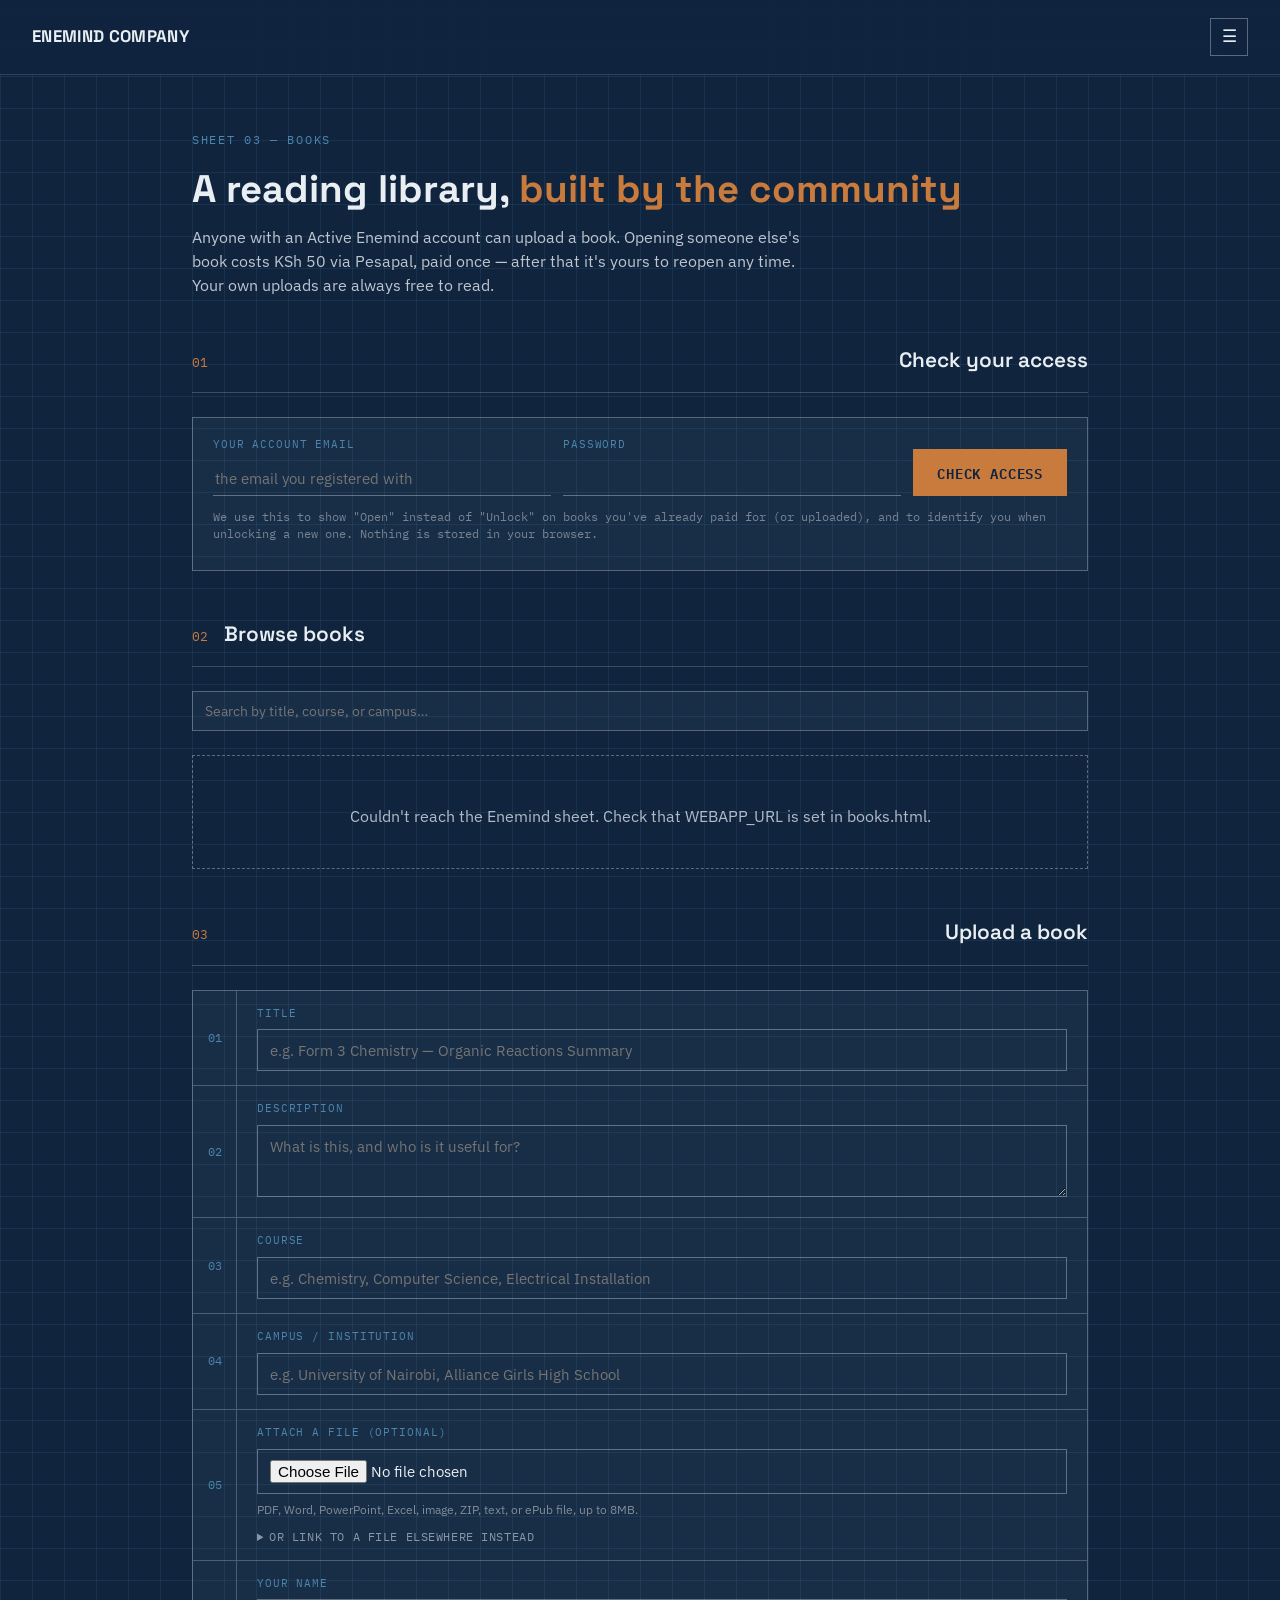
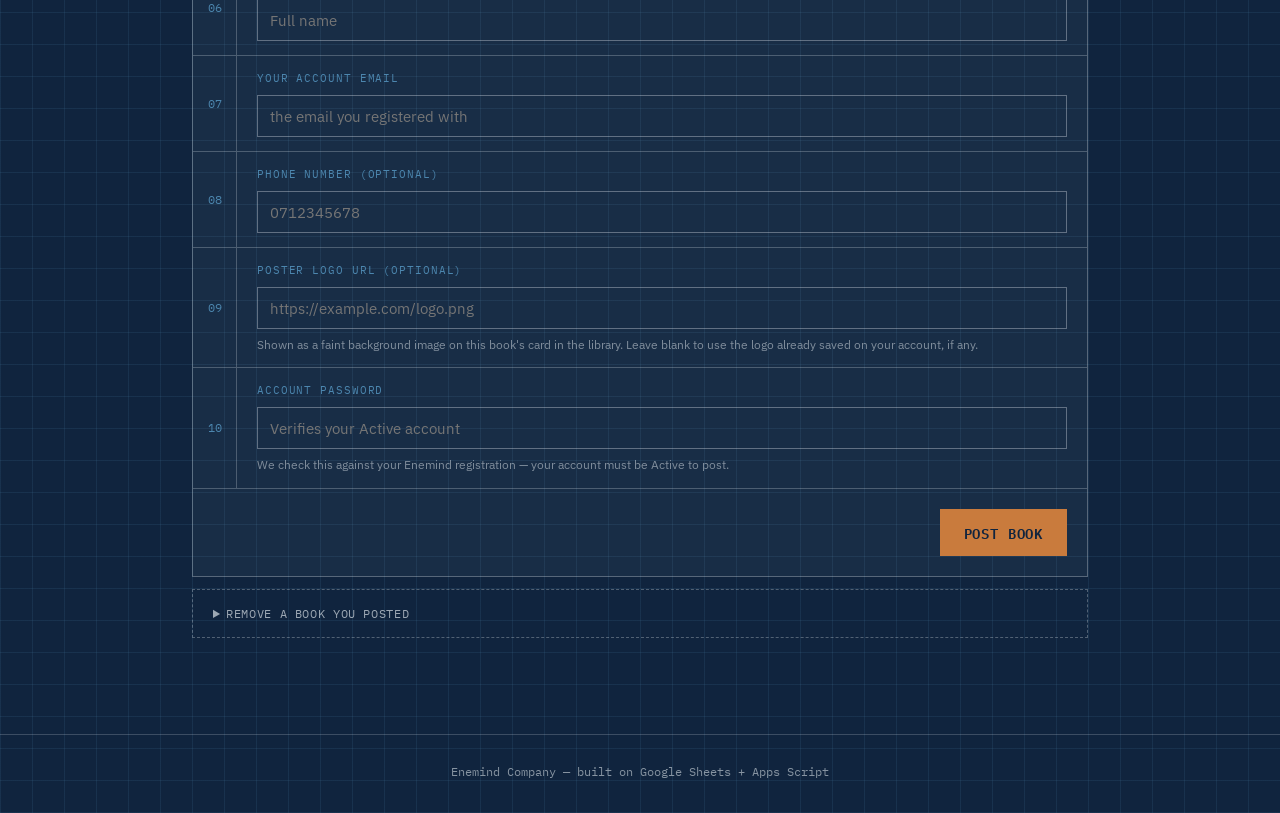
<file: books.html>
<!DOCTYPE html>
<html lang="en">
<head>
<meta charset="UTF-8">
<meta name="viewport" content="width=device-width, initial-scale=1.0">
<title>Books — Enemind Company</title>
<link rel="icon" type="image/jpeg" href="https://lh3.googleusercontent.com/d/170W1KrU-wH25nard8MBn47CVNmqdx8P2">
<link rel="preconnect" href="https://fonts.googleapis.com">
<link href="https://fonts.googleapis.com/css2?family=Space+Grotesk:wght@400;500;600;700&family=IBM+Plex+Sans:wght@400;500;600&family=IBM+Plex+Mono:wght@400;500;600&display=swap" rel="stylesheet">
<style>
  :root {
    --blueprint-navy: #10243E;
    --blueprint-blue: #2E6F9E;
    --blueprint-line: #4C86AE;
    --paper: #E8EEF2;
    --copper: #C97B3D;
    --ink: #0B1B2B;
    --ok: #3F8F5F;
    --err: #B4453A;
    --font-display: 'Space Grotesk', sans-serif;
    --font-body: 'IBM Plex Sans', sans-serif;
    --font-mono: 'IBM Plex Mono', monospace;
  }
  * { box-sizing: border-box; margin: 0; padding: 0; }
  body {
    background:
      repeating-linear-gradient(0deg, rgba(76,134,174,0.14) 0px, rgba(76,134,174,0.14) 1px, transparent 1px, transparent 32px),
      repeating-linear-gradient(90deg, rgba(76,134,174,0.14) 0px, rgba(76,134,174,0.14) 1px, transparent 1px, transparent 32px),
      var(--blueprint-navy);
    color: var(--paper);
    font-family: var(--font-body);
    line-height: 1.5;
    min-height: 100vh;
  }
  a { color: inherit; }
  header { display: flex; align-items: center; justify-content: space-between; padding: 18px 32px; background: rgba(16,36,62,0.92); border-bottom: 1px solid rgba(232,238,242,0.15); position: sticky; top: 0; z-index: 30; }
  .brandmark { display: flex; align-items: center; gap: 12px; font-family: var(--font-display); font-weight: 700; font-size: 1.05rem; letter-spacing: 0.02em; text-decoration: none; }

  .nav-menu { position: relative; }
  .menu-btn { width: 38px; height: 38px; border: 1px solid rgba(232,238,242,0.35); background: transparent; color: var(--paper); display: flex; align-items: center; justify-content: center; cursor: pointer; font-size: 1.05rem; line-height: 1; transition: border-color 0.15s ease, background 0.15s ease; }
  .menu-btn:hover { border-color: var(--copper); }
  .menu-btn:focus-visible { outline: 2px solid var(--copper); outline-offset: 2px; }
  .nav-dropdown { display: none; position: absolute; top: calc(100% + 12px); right: 0; min-width: 240px; background: var(--blueprint-navy); border: 1px solid rgba(232,238,242,0.35); box-shadow: 0 12px 28px rgba(0,0,0,0.35); z-index: 20; }
  .nav-dropdown.open { display: block; }
  .nav-dropdown a { display: block; padding: 12px 18px; font-family: var(--font-mono); font-size: 0.78rem; letter-spacing: 0.05em; text-transform: uppercase; color: rgba(232,238,242,0.8); text-decoration: none; border-top: 1px solid rgba(232,238,242,0.15); }
  .nav-dropdown a:first-child { border-top: none; }
  .nav-dropdown a:hover { color: var(--paper); background: rgba(232,238,242,0.05); }
  .nav-dropdown a.current { color: var(--copper); }

  main { max-width: 960px; margin: 0 auto; padding: 56px 32px 96px; }
  .eyebrow { font-family: var(--font-mono); font-size: 0.75rem; letter-spacing: 0.14em; text-transform: uppercase; color: var(--blueprint-line); margin-bottom: 18px; }
  h1 { font-family: var(--font-display); font-weight: 700; font-size: clamp(1.7rem, 4vw, 2.4rem); line-height: 1.15; }
  h1 em { font-style: normal; color: var(--copper); }
  p.lede { margin-top: 14px; max-width: 62ch; font-size: 1rem; color: rgba(232,238,242,0.8); }

  /* ---------- Weekly motivation ---------- */
  .quote-banner {
    display: none;
    position: relative;
    margin-top: 28px;
    padding: 30px 28px 28px 30px;
    background:
      linear-gradient(135deg, rgba(201,123,61,0.16), rgba(46,111,158,0.10) 55%, rgba(16,36,62,0) 100%),
      rgba(232,238,242,0.04);
    border: 1px solid rgba(201,123,61,0.45);
    overflow: hidden;
    isolation: isolate;
  }
  .quote-banner.show { display: block; }
  .quote-banner::before {
    content: '';
    position: absolute;
    top: 0; left: 0; bottom: 0;
    width: 4px;
    background: linear-gradient(180deg, var(--copper), var(--blueprint-line));
  }
  .quote-banner::after {
    content: '\201C';
    position: absolute;
    right: 18px;
    top: -28px;
    font-family: var(--font-display);
    font-weight: 700;
    font-size: 7.5rem;
    line-height: 1;
    color: rgba(201,123,61,0.14);
    z-index: -1;
    pointer-events: none;
  }
  .quote-banner .quote-eyebrow {
    display: flex;
    align-items: center;
    gap: 8px;
    font-family: var(--font-mono);
    font-size: 0.68rem;
    letter-spacing: 0.16em;
    text-transform: uppercase;
    color: var(--copper);
    margin-bottom: 12px;
  }
  .quote-banner .quote-eyebrow::before {
    content: '✦';
    font-size: 0.75rem;
    animation: quote-twinkle 2.4s ease-in-out infinite;
  }
  .quote-banner .quote-text {
    font-family: var(--font-display);
    font-weight: 600;
    font-size: clamp(1.1rem, 2.6vw, 1.45rem);
    line-height: 1.45;
    color: var(--paper);
    max-width: 56ch;
    letter-spacing: 0.01em;
  }
  @keyframes quote-twinkle {
    0%, 100% { opacity: 1; transform: scale(1); }
    50% { opacity: 0.45; transform: scale(0.85); }
  }

  .status-banner { margin-top: 16px; display: flex; align-items: flex-start; gap: 14px; padding: 16px 18px; background: rgba(232,238,242,0.04); border: 1px solid rgba(232,238,242,0.25); border-left: 3px solid var(--blueprint-line); }
  .status-banner.ok { border-left-color: var(--ok); }
  .status-banner.pending { border-left-color: var(--copper); }
  .status-banner.err { border-left-color: var(--err); }
  .status-banner .banner-icon { flex-shrink: 0; width: 30px; height: 30px; border: 1px solid rgba(232,238,242,0.35); display: flex; align-items: center; justify-content: center; font-size: 1rem; background: rgba(232,238,242,0.05); }
  .status-banner .banner-text { font-size: 0.9rem; color: rgba(232,238,242,0.85); }
  .status-banner .banner-text strong { color: var(--paper); }

  .section-head { display: flex; align-items: baseline; justify-content: space-between; gap: 16px; margin: 48px 0 24px; border-bottom: 1px solid rgba(232,238,242,0.2); padding-bottom: 16px; flex-wrap: wrap; }
  .section-head .heading { display: flex; align-items: baseline; gap: 16px; }
  .sheet-no { font-family: var(--font-mono); font-size: 0.8rem; color: var(--copper); flex-shrink: 0; }
  .section-head h2 { font-family: var(--font-display); font-weight: 600; font-size: 1.3rem; }
  .section-head .section-sub { margin-left: auto; font-family: var(--font-mono); font-size: 0.75rem; color: rgba(232,238,242,0.55); }

  /* ---------- Access panel ---------- */
  .access-card { background: rgba(232,238,242,0.04); border: 1px solid rgba(232,238,242,0.3); padding: 18px 20px; }
  .access-row { display: flex; gap: 12px; flex-wrap: wrap; align-items: flex-end; }
  .access-field { flex: 1 1 200px; }
  .access-field label { display: block; font-family: var(--font-mono); font-size: 0.68rem; letter-spacing: 0.08em; text-transform: uppercase; color: var(--blueprint-line); margin-bottom: 8px; }
  .access-field input { width: 100%; background: transparent; border: none; border-bottom: 1px solid rgba(232,238,242,0.35); color: var(--paper); font-family: var(--font-body); font-size: 0.95rem; padding: 7px 2px; outline: none; }
  .access-field input:focus { border-color: var(--copper); }
  .access-hint { margin-top: 12px; font-family: var(--font-mono); font-size: 0.72rem; color: rgba(232,238,242,0.45); }
  #accessMsg { margin-top: 10px; font-family: var(--font-mono); font-size: 0.8rem; }
  #accessMsg[data-state="ok"] { color: var(--ok); }
  #accessMsg[data-state="err"] { color: var(--err); }

  /* ---------- Toolbar ---------- */
  .toolbar { display: flex; flex-wrap: wrap; gap: 10px; margin-bottom: 24px; }
  .toolbar input { background: rgba(232,238,242,0.04); border: 1px solid rgba(232,238,242,0.3); color: var(--paper); font-family: var(--font-body); font-size: 0.88rem; padding: 10px 12px; flex: 1 1 220px; }
  .toolbar input:focus { outline: 1px solid var(--copper); }

  /* ---------- Book cards ---------- */
  .book-grid { display: grid; grid-template-columns: 1fr; gap: 12px; }
  .book-card {
    position: relative;
    background: rgba(232,238,242,0.04);
    background-size: cover;
    background-position: center;
    background-repeat: no-repeat;
    border: 1px solid rgba(232,238,242,0.3);
    border-left: 3px solid var(--blueprint-line);
    padding: 18px 20px;
    isolation: isolate;
  }
  .book-card.unlocked { border-left-color: var(--ok); }
  .bc-top { display: flex; align-items: flex-start; justify-content: space-between; gap: 12px; }
  .bc-tag { display: inline-block; font-family: var(--font-mono); font-size: 0.65rem; letter-spacing: 0.06em; text-transform: uppercase; padding: 3px 9px; border: 1px solid var(--blueprint-line); color: var(--blueprint-line); flex-shrink: 0; background: rgba(16,36,62,0.55); }
  .bc-price { font-family: var(--font-mono); font-size: 0.78rem; color: var(--copper); font-weight: 600; white-space: nowrap; }
  .bc-price.free { color: var(--ok); }
  .bc-title { font-family: var(--font-display); font-weight: 600; font-size: 1.05rem; margin-top: 8px; }
  .bc-meta { margin-top: 6px; font-family: var(--font-mono); font-size: 0.72rem; color: rgba(232,238,242,0.55); letter-spacing: 0.02em; }
  .bc-meta span:not(:last-child)::after { content: ' · '; color: rgba(232,238,242,0.3); }
  .bc-desc { margin-top: 10px; font-size: 0.9rem; color: rgba(232,238,242,0.85); }
  .bc-footer { margin-top: 16px; display: flex; align-items: center; justify-content: space-between; gap: 12px; flex-wrap: wrap; }
  .bc-poster { font-size: 0.82rem; color: rgba(232,238,242,0.65); }
  .bc-poster strong { color: var(--paper); }

  a.bc-action, button.bc-action {
    display: inline-flex; align-items: center; gap: 8px; font-family: var(--font-mono); font-size: 0.82rem; font-weight: 600;
    letter-spacing: 0.06em; text-transform: uppercase; color: var(--blueprint-navy); background: var(--copper); border: none;
    padding: 11px 22px; text-decoration: none; white-space: nowrap; cursor: pointer; transition: filter 0.15s ease, transform 0.1s ease;
  }
  a.bc-action:hover, button.bc-action:hover { filter: brightness(1.1); }
  a.bc-action:active, button.bc-action:active { transform: translateY(1px); }
  button.bc-action.open { background: var(--ok); }
  button.bc-action:disabled { opacity: 0.5; cursor: not-allowed; }

  .empty-state { padding: 40px 24px; text-align: center; border: 1px dashed rgba(232,238,242,0.35); }
  .empty-state p { color: rgba(232,238,242,0.75); margin-top: 8px; }
  .empty-state .empty-icon { font-size: 1.6rem; }

  /* ---------- Forms ---------- */
  .form-card { background: rgba(232,238,242,0.04); border: 1px solid rgba(232,238,242,0.3); }
  .form-row { display: grid; grid-template-columns: 44px 1fr; border-top: 1px solid rgba(232,238,242,0.25); }
  .form-row:first-child { border-top: none; }
  .form-row .field-index { font-family: var(--font-mono); font-size: 0.75rem; color: var(--blueprint-line); display: flex; align-items: center; justify-content: center; border-right: 1px solid rgba(232,238,242,0.25); }
  .form-row .field-body { padding: 14px 20px; }
  .form-row label { display: block; font-family: var(--font-mono); font-size: 0.7rem; letter-spacing: 0.08em; text-transform: uppercase; color: var(--blueprint-line); margin-bottom: 8px; }
  .form-row input, .form-row textarea { width: 100%; background: transparent; border: 1px solid rgba(232,238,242,0.35); color: var(--paper); font-family: var(--font-body); font-size: 0.95rem; padding: 10px 12px; }
  .form-row textarea { resize: vertical; min-height: 72px; }
  .form-row input:focus, .form-row textarea:focus { outline: 1px solid var(--copper); }
  .form-row .hint { margin-top: 6px; font-size: 0.78rem; color: rgba(232,238,242,0.5); }

  .form-actions { padding: 20px; display: flex; justify-content: flex-end; gap: 12px; flex-wrap: wrap; border-top: 1px solid rgba(232,238,242,0.25); }

  button.commit { font-family: var(--font-mono); font-size: 0.85rem; letter-spacing: 0.06em; text-transform: uppercase; background: var(--copper); color: var(--blueprint-navy); border: none; padding: 12px 24px; cursor: pointer; font-weight: 600; transition: filter 0.15s ease, transform 0.1s ease; }
  button.commit:hover { filter: brightness(1.1); }
  button.commit:active { transform: translateY(1px); }
  button.commit:disabled { opacity: 0.5; cursor: not-allowed; }
  button.commit.ghost { background: transparent; color: var(--paper); border: 1px solid var(--copper); }

  .form-msg { margin: 0 20px 20px; padding: 12px 14px; font-size: 0.85rem; border-left: 3px solid var(--blueprint-line); background: rgba(232,238,242,0.05); display: none; }
  .form-msg.show { display: block; }
  .form-msg.ok { border-left-color: var(--ok); color: var(--ok); }
  .form-msg.err { border-left-color: var(--err); color: #E6A79E; }

  details.manage { margin-top: 12px; border: 1px dashed rgba(232,238,242,0.3); }
  details.manage summary { cursor: pointer; padding: 14px 20px; font-family: var(--font-mono); font-size: 0.78rem; letter-spacing: 0.05em; text-transform: uppercase; color: rgba(232,238,242,0.65); }
  details.manage summary:hover { color: var(--paper); }

  footer { border-top: 1px solid rgba(232,238,242,0.2); padding: 28px 32px 32px; font-family: var(--font-mono); font-size: 0.75rem; color: rgba(232,238,242,0.55); text-align: center; }
</style>
</head>
<body>

<header>
  <a href="index.html" class="brandmark">ENEMIND COMPANY</a>
  <div class="nav-menu">
    <button type="button" id="navMenuToggle" class="menu-btn" aria-haspopup="true" aria-expanded="false" title="Menu">☰</button>
    <div class="nav-dropdown" id="navDropdown" role="menu">
      <a href="entrepreneurs.html">Entrepreneurs & Best Businesses</a>
      <a href="books.html" class="current">Books</a>
      <a href="index.html">Register / Log in</a>
    </div>
  </div>
</header>

<main>
  <p class="eyebrow">Sheet 03 — Books</p>
  <h1>A reading library, <em>built by the community</em></h1>
  <p class="lede">
    Anyone with an Active Enemind account can upload a book. Opening someone
    else's book costs KSh 50 via Pesapal, paid once — after that it's yours to
    reopen any time. Your own uploads are always free to read.
  </p>

  <div class="quote-banner" id="quoteBanner">
    <div class="quote-eyebrow">This week's motivation</div>
    <div class="quote-text" id="quoteText"></div>
  </div>

  <div id="paymentBannerSlot"></div>

  <!-- ---------- Access ---------- -->
  <div class="section-head">
    <span class="sheet-no">01</span>
    <h2>Check your access</h2>
  </div>
  <div class="access-card">
    <div class="access-row">
      <div class="access-field">
        <label for="accEmail">Your account email</label>
        <input type="email" id="accEmail" placeholder="the email you registered with">
      </div>
      <div class="access-field">
        <label for="accPassword">Password</label>
        <input type="password" id="accPassword">
      </div>
      <button type="button" class="commit" id="accCheckBtn">Check access</button>
    </div>
    <div class="access-hint">We use this to show "Open" instead of "Unlock" on books you've already paid for (or uploaded), and to identify you when unlocking a new one. Nothing is stored in your browser.</div>
    <div id="accessMsg"></div>
  </div>

  <!-- ---------- Browse ---------- -->
  <div class="section-head">
    <span class="sheet-no">02</span>
    <h2>Browse books</h2>
    <span class="section-sub" id="resultCount"></span>
  </div>

  <div class="toolbar">
    <input type="text" id="searchInput" placeholder="Search by title, course, or campus…">
  </div>

  <div class="book-grid" id="bookGrid">
    <div class="empty-state"><div class="empty-icon">⋯</div><p>Loading books…</p></div>
  </div>

  <!-- ---------- Upload ---------- -->
  <div class="section-head">
    <span class="sheet-no">03</span>
    <h2>Upload a book</h2>
  </div>

  <form class="form-card" id="postForm">
    <div class="form-row">
      <div class="field-index">01</div>
      <div class="field-body"><label for="bTitle">Title</label><input type="text" id="bTitle" required placeholder="e.g. Form 3 Chemistry — Organic Reactions Summary"></div>
    </div>
    <div class="form-row">
      <div class="field-index">02</div>
      <div class="field-body"><label for="bDescription">Description</label><textarea id="bDescription" required placeholder="What is this, and who is it useful for?"></textarea></div>
    </div>
    <div class="form-row">
      <div class="field-index">03</div>
      <div class="field-body"><label for="bCourse">Course</label><input type="text" id="bCourse" required placeholder="e.g. Chemistry, Computer Science, Electrical Installation"></div>
    </div>
    <div class="form-row">
      <div class="field-index">04</div>
      <div class="field-body"><label for="bCampus">Campus / institution</label><input type="text" id="bCampus" required placeholder="e.g. University of Nairobi, Alliance Girls High School"></div>
    </div>
    <div class="form-row">
      <div class="field-index">05</div>
      <div class="field-body">
        <label for="bFile">Attach a file (optional)</label>
        <input type="file" id="bFile" accept=".pdf,.doc,.docx,.ppt,.pptx,.xls,.xlsx,.png,.jpg,.jpeg,.gif,.zip,.txt,.epub">
        <p class="hint">PDF, Word, PowerPoint, Excel, image, ZIP, text, or ePub file, up to 8MB.</p>
        <div id="bFileSelected" style="display:none; margin-top:8px; font-size:0.82rem; color: rgba(232,238,242,0.75);"></div>
        <details style="margin-top:10px;">
          <summary style="cursor:pointer; font-family: var(--font-mono); font-size: 0.72rem; letter-spacing: 0.05em; text-transform: uppercase; color: rgba(232,238,242,0.55);">Or link to a file elsewhere instead</summary>
          <input type="url" id="bFileUrl" placeholder="https://drive.google.com/…" style="margin-top:10px;">
          <p class="hint">Used only if you don't attach a file above.</p>
        </details>
      </div>
    </div>
    <div class="form-row">
      <div class="field-index">06</div>
      <div class="field-body"><label for="bName">Your name</label><input type="text" id="bName" required placeholder="Full name"></div>
    </div>
    <div class="form-row">
      <div class="field-index">07</div>
      <div class="field-body"><label for="bEmail">Your account email</label><input type="email" id="bEmail" required placeholder="the email you registered with"></div>
    </div>
    <div class="form-row">
      <div class="field-index">08</div>
      <div class="field-body"><label for="bPhone">Phone number (optional)</label><input type="tel" id="bPhone" placeholder="0712345678"></div>
    </div>
    <div class="form-row">
      <div class="field-index">09</div>
      <div class="field-body">
        <label for="bLogoUrl">Poster logo URL (optional)</label>
        <input type="url" id="bLogoUrl" placeholder="https://example.com/logo.png">
        <p class="hint">Shown as a faint background image on this book's card in the library. Leave blank to use the logo already saved on your account, if any.</p>
      </div>
    </div>
    <div class="form-row">
      <div class="field-index">10</div>
      <div class="field-body">
        <label for="bPassword">Account password</label>
        <input type="password" id="bPassword" required placeholder="Verifies your Active account">
        <p class="hint">We check this against your Enemind registration — your account must be Active to post.</p>
      </div>
    </div>
    <div class="form-msg" id="postMsg"></div>
    <div class="form-actions"><button type="submit" class="commit" id="postSubmitBtn">Post book</button></div>
  </form>

  <!-- ---------- Remove ---------- -->
  <details class="manage">
    <summary>Remove a book you posted</summary>
    <form class="form-card" id="removeForm" style="border-top: none;">
      <div class="form-row">
        <div class="field-index">01</div>
        <div class="field-body"><label for="xId">Book</label><select id="xId" required><option value="">Select the book to remove…</option></select></div>
      </div>
      <div class="form-row">
        <div class="field-index">02</div>
        <div class="field-body"><label for="xEmail">Your account email</label><input type="email" id="xEmail" required></div>
      </div>
      <div class="form-row">
        <div class="field-index">03</div>
        <div class="field-body"><label for="xPassword">Account password</label><input type="password" id="xPassword" required></div>
      </div>
      <div class="form-msg" id="removeMsg"></div>
      <div class="form-actions"><button type="submit" class="commit ghost" id="removeSubmitBtn">Remove book</button></div>
    </form>
  </details>
</main>

<footer>
  Enemind Company — built on Google Sheets + Apps Script
</footer>

<script>
  /* ------------------------------------------------------------------
   * Point this at your deployed Apps Script Web App URL. Must also be
   * the PESAPAL_CALLBACK_URL registered in setup.gs, so Pesapal
   * redirects the reader's browser back here after paying.
   * ---------------------------------------------------------------- */
  const WEBAPP_URL = 'https://script.google.com/macros/s/AKfycbwGttVGhIg_H3Ttj-w4Esa2-B3Kd_D2pnte2BEDLBPzBG7lCDKsCohM0wPT8WTjifgN/exec';

  function escapeHtml(str) {
    return String(str == null ? '' : str).replace(/[&<>"']/g, ch => ({
      '&': '&amp;', '<': '&lt;', '>': '&gt;', '"': '&quot;', "'": '&#39;'
    }[ch]));
  }

  function callApi(payload) {
    return fetch(WEBAPP_URL, {
      method: 'POST',
      headers: { 'Content-Type': 'text/plain;charset=utf-8' },
      body: JSON.stringify(payload)
    }).then(res => res.json());
  }

  function formatDate(ts) {
    if (!ts) return '';
    const d = new Date(ts);
    if (isNaN(d.getTime())) return '';
    return d.toLocaleDateString('en-KE', { day: 'numeric', month: 'short', year: 'numeric' });
  }

  let allBooks = [];
  let accessibleMap = {}; // { bookId: { fileUrl, fileName, isOwner } }

  /* ---------- Weekly motivation ---------- */
  callApi({ action: 'getWeeklyMotivation' }).then(result => {
    if (result.success && result.quote) {
      document.getElementById('quoteText').textContent = result.quote;
      document.getElementById('quoteBanner').classList.add('show');
    }
  }).catch(() => {});

  /* ---------- Payment return handling ---------- */
  function getParams() {
    const params = new URLSearchParams(window.location.search);
    const obj = {};
    params.forEach((value, key) => { obj[key] = value; });
    return obj;
  }

  function renderPaymentBanner(kind, title, text) {
    const slot = document.getElementById('paymentBannerSlot');
    const icon = kind === 'ok' ? '✓' : (kind === 'pending' ? '⏳' : '⚠');
    slot.innerHTML = `
      <div class="status-banner ${kind}">
        <span class="banner-icon">${icon}</span>
        <div class="banner-text"><strong>${escapeHtml(title)}</strong> ${escapeHtml(text)}</div>
      </div>`;
  }

  async function handlePaymentReturn() {
    const params = getParams();
    if (!params.OrderTrackingId) return;

    renderPaymentBanner('pending', 'Checking your payment…', 'One moment.');
    try {
      const result = await callApi({ action: 'confirmPayment', orderTrackingId: params.OrderTrackingId });
      if (result.success && result.status === 'COMPLETED') {
        renderPaymentBanner('ok', 'Payment confirmed!', 'Enter your password below next to "' + (result.payerEmail || 'your email') + '" and hit "Check access" to open your book.');
        if (result.payerEmail) document.getElementById('accEmail').value = result.payerEmail;
      } else if (result.success && result.status === 'PENDING') {
        renderPaymentBanner('pending', 'Payment still processing.', 'Check back in a minute, or use "Check access" below once it clears.');
      } else {
        renderPaymentBanner('err', 'Payment did not go through.', result.message || 'You can try unlocking the book again.');
      }
    } catch (err) {
      renderPaymentBanner('err', 'Could not confirm payment.', 'Check your access below, or contact support if this persists.');
    }
  }

  /* ---------- Access check ---------- */
  const accessMsgEl = document.getElementById('accessMsg');
  function setAccessMsg(message, state) {
    accessMsgEl.textContent = message;
    if (state) accessMsgEl.setAttribute('data-state', state); else accessMsgEl.removeAttribute('data-state');
  }

  document.getElementById('accCheckBtn').addEventListener('click', async () => {
    const email = document.getElementById('accEmail').value.trim();
    const password = document.getElementById('accPassword').value;
    if (!email || !password) { setAccessMsg('Enter both email and password.', 'err'); return; }

    setAccessMsg('Checking…', '');
    try {
      const result = await callApi({ action: 'getAccessibleBooks', email, password });
      if (result.success) {
        accessibleMap = result.accessible || {};
        const count = Object.keys(accessibleMap).length;
        setAccessMsg(count > 0 ? `You have access to ${count} book${count === 1 ? '' : 's'}.` : 'No unlocked books yet on this account.', 'ok');
        renderBooks();
      } else {
        accessibleMap = {};
        setAccessMsg(result.message || 'Could not check access.', 'err');
        renderBooks();
      }
    } catch (err) {
      setAccessMsg('Network error — check WEBAPP_URL and try again.', 'err');
    }
  });

  /* ---------- Browse / render ---------- */
  function renderBooks() {
    const grid = document.getElementById('bookGrid');
    const query = document.getElementById('searchInput').value.trim().toLowerCase();

    const filtered = allBooks.filter(b => {
      if (!query) return true;
      const haystack = [b.title, b.course, b.campus, b.description].join(' ').toLowerCase();
      return haystack.includes(query);
    });

    document.getElementById('resultCount').textContent = filtered.length + (filtered.length === 1 ? ' book' : ' books');

    if (filtered.length === 0) {
      grid.innerHTML = `<div class="empty-state"><div class="empty-icon">📚</div><p>Nothing matches yet. Try a different search, or be the first to share one.</p></div>`;
      return;
    }

    grid.innerHTML = filtered.map(b => {
      const access = accessibleMap[b.id];
      const unlocked = !!access;
      const priceHtml = unlocked
        ? `<span class="bc-price free">${access.isOwner ? 'Your upload — free' : 'Unlocked'}</span>`
        : `<span class="bc-price">KSh ${escapeHtml(b.price)}</span>`;
      const actionHtml = unlocked
        ? `<a class="bc-action open" href="${escapeHtml(access.fileUrl)}" target="_blank" rel="noopener">Open →</a>`
        : `<button type="button" class="bc-action" data-action="unlock" data-id="${escapeHtml(b.id)}" data-title="${escapeHtml(b.title)}">Unlock — KSh ${escapeHtml(b.price)}</button>`;
      // Poster's logo, if any, is layered under a dark gradient so the
      // card text stays readable — a subtle branded watermark rather
      // than a full-strength image.
      const cardStyle = b.posterLogoUrl
        ? ` style="background-image: linear-gradient(135deg, rgba(16,36,62,0.90), rgba(16,36,62,0.96)), url('${escapeHtml(b.posterLogoUrl)}');"`
        : '';
      return `
        <div class="book-card ${unlocked ? 'unlocked' : ''}"${cardStyle}>
          <div class="bc-top">
            <div><span class="bc-tag">Book</span><div class="bc-title">${escapeHtml(b.title)}</div></div>
            ${priceHtml}
          </div>
          <div class="bc-meta">
            <span>${escapeHtml(b.course)}</span>
            <span>${escapeHtml(b.campus)}</span>
            <span>${formatDate(b.timestamp)}</span>
          </div>
          <div class="bc-desc">${escapeHtml(b.description)}</div>
          <div class="bc-footer">
            <div class="bc-poster">Shared by <strong>${escapeHtml(b.posterName)}</strong> · ${escapeHtml(b.posterType)}</div>
            ${actionHtml}
          </div>
        </div>`;
    }).join('');

    grid.querySelectorAll('[data-action="unlock"]').forEach(btn => {
      btn.addEventListener('click', () => startUnlock(btn.dataset.id, btn.dataset.title));
    });
  }

  async function startUnlock(bookId, title) {
    let email = document.getElementById('accEmail').value.trim();
    let password = document.getElementById('accPassword').value;
    if (!email || !password) {
      setAccessMsg('Enter your email and password above first, then try unlocking again.', 'err');
      window.scrollTo({ top: document.querySelector('.access-card').offsetTop - 100, behavior: 'smooth' });
      return;
    }

    const name = window.prompt('Your name (for the payment record):', document.getElementById('bName').value || '');
    if (name === null) return;
    const phone = window.prompt('Your phone number (e.g. 0712345678):');
    if (phone === null) return;

    setAccessMsg('Starting payment for "' + title + '"…', '');
    try {
      const result = await callApi({ action: 'initiateBookPayment', bookId, email, password, name, phone });
      if (result.success && result.redirectUrl) {
        window.location.href = result.redirectUrl;
      } else {
        setAccessMsg(result.message || 'Could not start payment.', 'err');
      }
    } catch (err) {
      setAccessMsg('Network error — check WEBAPP_URL and try again.', 'err');
    }
  }

  function populateRemoveSelect() {
    const select = document.getElementById('xId');
    select.innerHTML = '<option value="">Select the book to remove…</option>' +
      allBooks.map(b => `<option value="${escapeHtml(b.id)}">${escapeHtml(b.title)}</option>`).join('');
  }

  function loadBooks() {
    callApi({ action: 'listBooks' }).then(result => {
      if (result.success) {
        allBooks = result.books || [];
        renderBooks();
        populateRemoveSelect();
      } else {
        document.getElementById('bookGrid').innerHTML = `<div class="empty-state"><p>Couldn't load books: ${escapeHtml(result.message)}</p></div>`;
      }
    }).catch(() => {
      document.getElementById('bookGrid').innerHTML = `<div class="empty-state"><p>Couldn't reach the Enemind sheet. Check that WEBAPP_URL is set in books.html.</p></div>`;
    });
  }

  document.getElementById('searchInput').addEventListener('input', renderBooks);

  /* ---------- Upload ---------- */
  function showMsg(el, text, ok) {
    el.textContent = text;
    el.className = 'form-msg show ' + (ok ? 'ok' : 'err');
  }

  const MAX_UPLOAD_BYTES = 8 * 1024 * 1024;

  document.getElementById('bFile').addEventListener('change', function () {
    const file = this.files[0];
    const preview = document.getElementById('bFileSelected');
    if (!file) { preview.style.display = 'none'; preview.textContent = ''; return; }
    const sizeMb = (file.size / (1024 * 1024)).toFixed(2);
    preview.style.display = 'block';
    if (file.size > MAX_UPLOAD_BYTES) {
      preview.style.color = 'var(--err)';
      preview.textContent = `${file.name} — ${sizeMb}MB. That's over the 8MB limit; choose a smaller file.`;
    } else {
      preview.style.color = 'rgba(232,238,242,0.75)';
      preview.textContent = `Selected: ${file.name} (${sizeMb}MB)`;
    }
  });

  function readFileAsBase64(file) {
    return new Promise((resolve, reject) => {
      const reader = new FileReader();
      reader.onload = () => resolve((reader.result.split(',')[1] || ''));
      reader.onerror = () => reject(new Error('Could not read the selected file.'));
      reader.readAsDataURL(file);
    });
  }

  document.getElementById('postForm').addEventListener('submit', async function (e) {
    e.preventDefault();
    const btn = document.getElementById('postSubmitBtn');
    const msg = document.getElementById('postMsg');
    msg.className = 'form-msg';

    const posterEmail = document.getElementById('bEmail').value;
    const password = document.getElementById('bPassword').value;
    const selectedFile = document.getElementById('bFile').files[0];

    if (selectedFile && selectedFile.size > MAX_UPLOAD_BYTES) {
      showMsg(msg, 'That file is over the 8MB limit. Choose a smaller file or link to it instead.', false);
      return;
    }

    btn.disabled = true;

    let fileUrl = document.getElementById('bFileUrl').value;
    let fileName = '';

    try {
      if (selectedFile) {
        btn.textContent = 'Uploading file…';
        const base64 = await readFileAsBase64(selectedFile);
        const uploadResult = await callApi({
          action: 'uploadFile',
          fileName: selectedFile.name,
          mimeType: selectedFile.type || 'application/octet-stream',
          fileData: base64,
          posterEmail: posterEmail,
          password: password
        });
        if (!uploadResult.success) {
          showMsg(msg, uploadResult.message, false);
          btn.disabled = false;
          btn.textContent = 'Post book';
          return;
        }
        fileUrl = uploadResult.fileUrl;
        fileName = uploadResult.fileName;
      }

      btn.textContent = 'Posting…';
      const payload = {
        action: 'createBook',
        title: document.getElementById('bTitle').value,
        description: document.getElementById('bDescription').value,
        course: document.getElementById('bCourse').value,
        campus: document.getElementById('bCampus').value,
        fileUrl: fileUrl,
        fileName: fileName,
        posterName: document.getElementById('bName').value,
        posterEmail: posterEmail,
        posterPhone: document.getElementById('bPhone').value,
        posterLogoUrl: document.getElementById('bLogoUrl').value,
        password: password
      };

      const result = await callApi(payload);
      showMsg(msg, result.message, result.success);
      if (result.success) {
        document.getElementById('postForm').reset();
        document.getElementById('bFileSelected').style.display = 'none';
        loadBooks();
      }
    } catch (err) {
      showMsg(msg, 'Network error — check WEBAPP_URL and try again.', false);
    } finally {
      btn.disabled = false;
      btn.textContent = 'Post book';
    }
  });

  document.getElementById('removeForm').addEventListener('submit', function (e) {
    e.preventDefault();
    const btn = document.getElementById('removeSubmitBtn');
    const msg = document.getElementById('removeMsg');
    btn.disabled = true;
    btn.textContent = 'Removing…';

    const payload = {
      action: 'removeBook',
      bookId: document.getElementById('xId').value,
      email: document.getElementById('xEmail').value,
      password: document.getElementById('xPassword').value
    };

    callApi(payload).then(result => {
      showMsg(msg, result.message, result.success);
      if (result.success) {
        document.getElementById('removeForm').reset();
        loadBooks();
      }
    }).catch(() => {
      showMsg(msg, 'Network error — check WEBAPP_URL and try again.', false);
    }).finally(() => {
      btn.disabled = false;
      btn.textContent = 'Remove book';
    });
  });

  /* ---------- Nav menu toggle ---------- */
  const navMenuToggle = document.getElementById('navMenuToggle');
  const navDropdown = document.getElementById('navDropdown');
  function closeNavDropdown() { navDropdown.classList.remove('open'); navMenuToggle.setAttribute('aria-expanded', 'false'); }
  navMenuToggle.addEventListener('click', (e) => {
    e.stopPropagation();
    if (navDropdown.classList.contains('open')) closeNavDropdown();
    else { navDropdown.classList.add('open'); navMenuToggle.setAttribute('aria-expanded', 'true'); }
  });
  document.addEventListener('click', (e) => { if (!navDropdown.contains(e.target) && e.target !== navMenuToggle) closeNavDropdown(); });
  document.addEventListener('keydown', (e) => { if (e.key === 'Escape') closeNavDropdown(); });

  /* ---------- Init ---------- */
  handlePaymentReturn();
  loadBooks();
</script>

</body>
</html>
</file>
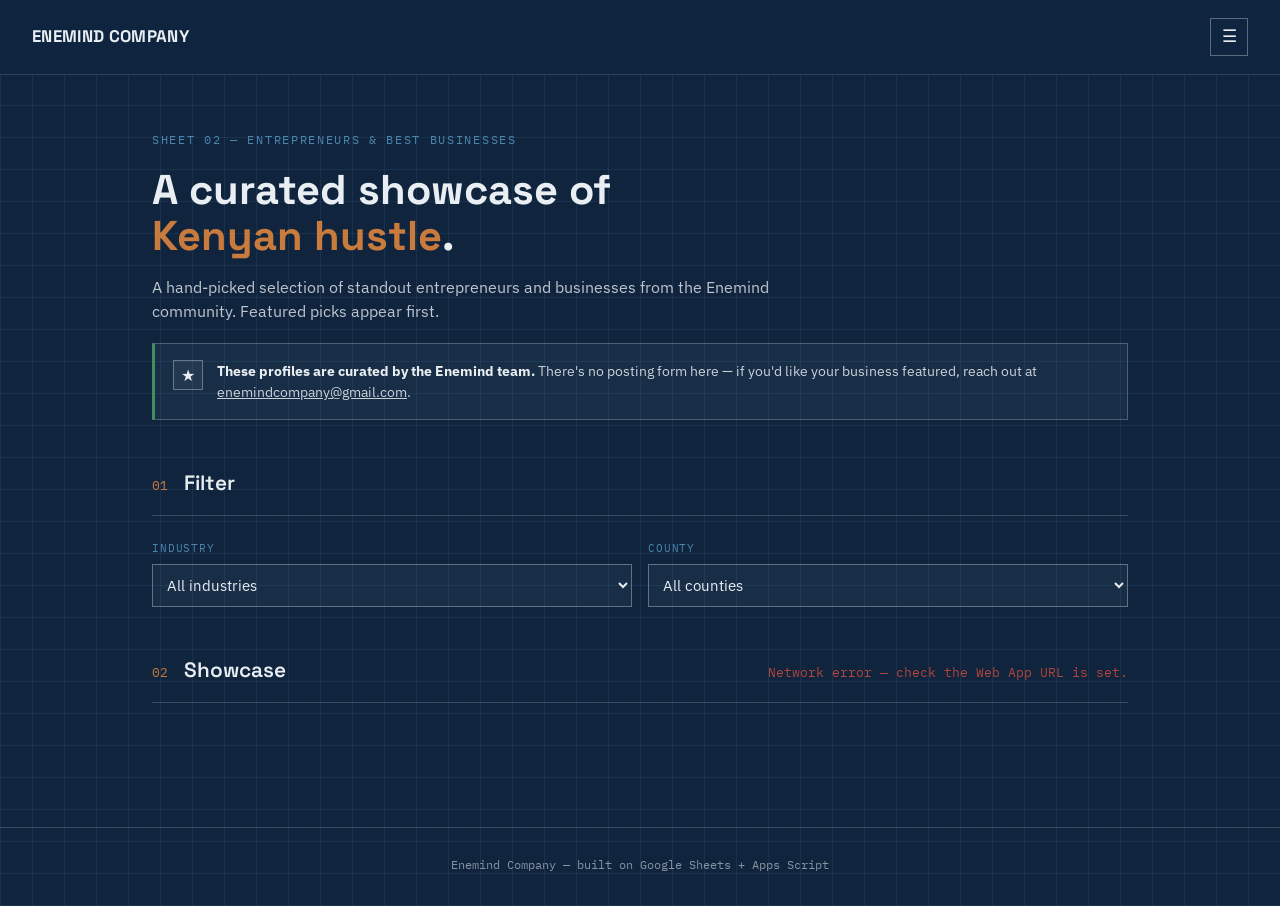
<file: entrepreneurs.html>
<!DOCTYPE html>
<html lang="en">
<head>
<meta charset="UTF-8">
<meta name="viewport" content="width=device-width, initial-scale=1.0">
<title>Entrepreneurs & Best Businesses — Enemind Company</title>
<link rel="icon" type="image/jpeg" href="https://lh3.googleusercontent.com/d/170W1KrU-wH25nard8MBn47CVNmqdx8P2">
<link rel="preconnect" href="https://fonts.googleapis.com">
<link href="https://fonts.googleapis.com/css2?family=Space+Grotesk:wght@400;500;600;700&family=IBM+Plex+Sans:wght@400;500;600&family=IBM+Plex+Mono:wght@400;500;600&display=swap" rel="stylesheet">
<style>
  :root {
    --blueprint-navy: #10243E;
    --blueprint-blue: #2E6F9E;
    --blueprint-line: #4C86AE;
    --paper: #E8EEF2;
    --copper: #C97B3D;
    --ink: #0B1B2B;
    --ok: #3F8F5F;
    --err: #B4453A;
    --font-display: 'Space Grotesk', sans-serif;
    --font-body: 'IBM Plex Sans', sans-serif;
    --font-mono: 'IBM Plex Mono', monospace;
  }
  * { box-sizing: border-box; margin: 0; padding: 0; }
  body {
    background:
      repeating-linear-gradient(0deg, rgba(76,134,174,0.14) 0px, rgba(76,134,174,0.14) 1px, transparent 1px, transparent 32px),
      repeating-linear-gradient(90deg, rgba(76,134,174,0.14) 0px, rgba(76,134,174,0.14) 1px, transparent 1px, transparent 32px),
      var(--blueprint-navy);
    color: var(--paper);
    font-family: var(--font-body);
    line-height: 1.5;
    min-height: 100vh;
  }
  a { color: inherit; }
  header { display: flex; align-items: center; justify-content: space-between; padding: 18px 32px; background: rgba(16,36,62,0.92); border-bottom: 1px solid rgba(232,238,242,0.15); position: relative; }
  .brandmark { display: flex; align-items: center; gap: 12px; font-family: var(--font-display); font-weight: 700; font-size: 1.05rem; letter-spacing: 0.02em; text-decoration: none; }

  .nav-menu { position: relative; }
  .menu-btn { width: 38px; height: 38px; border: 1px solid rgba(232,238,242,0.35); background: transparent; color: var(--paper); display: flex; align-items: center; justify-content: center; cursor: pointer; font-size: 1.05rem; line-height: 1; transition: border-color 0.15s ease, background 0.15s ease; }
  .menu-btn:hover { border-color: var(--copper); }
  .menu-btn:focus-visible { outline: 2px solid var(--copper); outline-offset: 2px; }
  .nav-dropdown { display: none; position: absolute; top: calc(100% + 12px); right: 0; min-width: 240px; background: var(--blueprint-navy); border: 1px solid rgba(232,238,242,0.35); box-shadow: 0 12px 28px rgba(0,0,0,0.35); z-index: 20; }
  .nav-dropdown.open { display: block; }
  .nav-dropdown a { display: block; padding: 12px 18px; font-family: var(--font-mono); font-size: 0.78rem; letter-spacing: 0.05em; text-transform: uppercase; color: rgba(232,238,242,0.8); text-decoration: none; border-top: 1px solid rgba(232,238,242,0.15); }
  .nav-dropdown a:first-child { border-top: none; }
  .nav-dropdown a:hover { color: var(--paper); background: rgba(232,238,242,0.05); }
  .nav-dropdown a.current { color: var(--copper); }

  main { max-width: 1040px; margin: 0 auto; padding: 56px 32px 96px; }
  .eyebrow { font-family: var(--font-mono); font-size: 0.75rem; letter-spacing: 0.14em; text-transform: uppercase; color: var(--blueprint-line); margin-bottom: 18px; }
  h1 { font-family: var(--font-display); font-weight: 700; font-size: clamp(1.9rem, 4vw, 2.6rem); line-height: 1.1; max-width: 22ch; }
  h1 em { font-style: normal; color: var(--copper); }
  p.lede { margin-top: 16px; max-width: 62ch; font-size: 1rem; color: rgba(232,238,242,0.8); }

  .quote-banner { margin-top: 28px; padding: 20px 24px; background: rgba(232,238,242,0.04); border: 1px solid rgba(232,238,242,0.25); border-left: 3px solid var(--blueprint-line); display: none; }
  .quote-banner.show { display: block; }
  .quote-banner .quote-eyebrow { font-family: var(--font-mono); font-size: 0.68rem; letter-spacing: 0.1em; text-transform: uppercase; color: var(--blueprint-line); margin-bottom: 8px; }
  .quote-banner .quote-text { font-family: var(--font-display); font-weight: 600; font-size: 1.15rem; color: var(--copper); }

  .info-banner { margin-top: 20px; display: flex; align-items: flex-start; gap: 14px; padding: 16px 18px; background: rgba(232,238,242,0.04); border: 1px solid rgba(232,238,242,0.25); border-left: 3px solid var(--ok); }
  .info-banner .banner-icon { flex-shrink: 0; width: 30px; height: 30px; border: 1px solid rgba(232,238,242,0.35); display: flex; align-items: center; justify-content: center; font-size: 1rem; background: rgba(232,238,242,0.05); }
  .info-banner .banner-text { font-size: 0.9rem; color: rgba(232,238,242,0.85); }
  .info-banner .banner-text strong { color: var(--paper); }

  .section-head { display: flex; align-items: baseline; justify-content: space-between; gap: 16px; margin: 48px 0 24px; border-bottom: 1px solid rgba(232,238,242,0.2); padding-bottom: 16px; flex-wrap: wrap; }
  .section-head .heading { display: flex; align-items: baseline; gap: 16px; }
  .sheet-no { font-family: var(--font-mono); font-size: 0.8rem; color: var(--copper); flex-shrink: 0; }
  .section-head h2 { font-family: var(--font-display); font-weight: 600; font-size: 1.3rem; }

  .filters { display: grid; grid-template-columns: repeat(auto-fit, minmax(180px, 1fr)); gap: 16px; margin-bottom: 8px; }
  .filter-field label { display: block; font-family: var(--font-mono); font-size: 0.68rem; letter-spacing: 0.08em; text-transform: uppercase; color: var(--blueprint-line); margin-bottom: 8px; }
  .filter-field select { width: 100%; background: rgba(232,238,242,0.04); border: 1px solid rgba(232,238,242,0.35); color: var(--paper); font-family: var(--font-body); font-size: 0.92rem; padding: 10px 10px; outline: none; }
  .filter-field select option { background: var(--blueprint-navy); color: var(--paper); }
  .filter-field select:focus { border-color: var(--copper); }

  .active-filters { margin-top: 14px; font-family: var(--font-mono); font-size: 0.78rem; color: rgba(232,238,242,0.6); }
  .active-filters button { background: transparent; border: none; color: var(--copper); font-family: var(--font-mono); font-size: 0.78rem; text-decoration: underline; cursor: pointer; padding: 0; margin-left: 10px; }

  .biz-grid { display: grid; grid-template-columns: repeat(auto-fill, minmax(270px, 1fr)); gap: 16px; margin-top: 28px; }

  .biz-card { background: rgba(232,238,242,0.04); border: 1px solid rgba(232,238,242,0.3); display: flex; flex-direction: column; position: relative; }
  .biz-card.featured { border-color: var(--copper); }
  .featured-tag { position: absolute; top: 12px; right: 12px; font-family: var(--font-mono); font-size: 0.62rem; letter-spacing: 0.08em; text-transform: uppercase; padding: 3px 9px; background: var(--copper); color: var(--blueprint-navy); font-weight: 600; }

  .biz-image { width: 100%; height: 160px; object-fit: cover; display: block; background: rgba(232,238,242,0.08); }
  .biz-image-placeholder { width: 100%; height: 160px; display: flex; align-items: center; justify-content: center; background: rgba(232,238,242,0.06); font-family: var(--font-mono); font-size: 0.75rem; color: rgba(232,238,242,0.4); }

  .biz-body { padding: 16px 18px; flex-grow: 1; display: flex; flex-direction: column; gap: 8px; }
  .biz-tag { display: inline-block; font-family: var(--font-mono); font-size: 0.62rem; letter-spacing: 0.08em; text-transform: uppercase; padding: 3px 9px; border: 1px solid var(--blueprint-line); color: var(--blueprint-line); align-self: flex-start; }
  .biz-name { font-family: var(--font-display); font-weight: 600; font-size: 1.08rem; }
  .biz-owner { font-family: var(--font-mono); font-size: 0.75rem; color: rgba(232,238,242,0.55); }
  .biz-desc { font-size: 0.88rem; color: rgba(232,238,242,0.82); }

  .biz-meta { padding: 12px 18px 16px; border-top: 1px solid rgba(232,238,242,0.15); font-family: var(--font-mono); font-size: 0.75rem; color: rgba(232,238,242,0.65); display: flex; flex-direction: column; gap: 6px; }
  .biz-meta a { color: var(--copper); text-decoration: underline; }

  .empty-state { padding: 48px 24px; text-align: center; border: 1px dashed rgba(232,238,242,0.35); margin-top: 28px; }
  .empty-state .empty-icon { font-size: 1.6rem; }
  .empty-state p { color: rgba(232,238,242,0.75); margin-top: 8px; }

  #list-status { font-family: var(--font-mono); font-size: 0.8rem; color: rgba(232,238,242,0.6); }
  #list-status[data-state="err"] { color: var(--err); }

  footer { border-top: 1px solid rgba(232,238,242,0.2); padding: 28px 32px 32px; font-family: var(--font-mono); font-size: 0.75rem; color: rgba(232,238,242,0.55); text-align: center; }
</style>
</head>
<body>

<header>
  <a href="index.html" class="brandmark">ENEMIND COMPANY</a>
  <div class="nav-menu">
    <button type="button" id="navMenuToggle" class="menu-btn" aria-haspopup="true" aria-expanded="false" title="Menu">☰</button>
    <div class="nav-dropdown" id="navDropdown" role="menu">
      <a href="index.html">Register / Log in</a>
      <a href="entrepreneurs.html" class="current">Entrepreneurs & Best Businesses</a>
      <a href="books.html">Books</a>
    </div>
  </div>
</header>

<main id="top">
  <p class="eyebrow">Sheet 02 — Entrepreneurs &amp; Best Businesses</p>
  <h1>A curated showcase of <em>Kenyan hustle</em>.</h1>
  <p class="lede">
    A hand-picked selection of standout entrepreneurs and businesses from the
    Enemind community. Featured picks appear first.
  </p>

  <div class="quote-banner" id="quoteBanner">
    <div class="quote-eyebrow">This week's motivation</div>
    <div class="quote-text" id="quoteText"></div>
  </div>

  <div class="info-banner">
    <span class="banner-icon">★</span>
    <div class="banner-text">
      <strong>These profiles are curated by the Enemind team.</strong> There's no
      posting form here — if you'd like your business featured, reach out at
      <a href="mailto:enemindcompany@gmail.com">enemindcompany@gmail.com</a>.
    </div>
  </div>

  <div class="section-head">
    <div class="heading"><span class="sheet-no">01</span><h2>Filter</h2></div>
  </div>

  <div class="filters">
    <div class="filter-field">
      <label for="industryFilter">Industry</label>
      <select id="industryFilter"><option value="">All industries</option></select>
    </div>
    <div class="filter-field">
      <label for="countyFilter">County</label>
      <select id="countyFilter"><option value="">All counties</option></select>
    </div>
  </div>
  <div class="active-filters" id="activeFiltersLine"></div>

  <div class="section-head">
    <div class="heading"><span class="sheet-no">02</span><h2>Showcase</h2></div>
    <span id="list-status" role="status" aria-live="polite"></span>
  </div>

  <div class="biz-grid" id="bizGrid"></div>
  <div class="empty-state" id="emptyState" style="display:none;">
    <div class="empty-icon">🏪</div>
    <p>No profiles match these filters yet.</p>
  </div>
</main>

<footer>
  Enemind Company — built on Google Sheets + Apps Script
</footer>

<script>
  // Same deployed Apps Script Web App URL used by index.html / home.html / admin.html / books.html.
  const WEB_APP_URL = 'https://script.google.com/macros/s/AKfycbwGttVGhIg_H3Ttj-w4Esa2-B3Kd_D2pnte2BEDLBPzBG7lCDKsCohM0wPT8WTjifgN/exec';

  const COUNTIES = [
    'Baringo', 'Bomet', 'Bungoma', 'Busia', 'Elgeyo-Marakwet', 'Embu',
    'Garissa', 'Homa Bay', 'Isiolo', 'Kajiado', 'Kakamega', 'Kericho',
    'Kiambu', 'Kilifi', 'Kirinyaga', 'Kisii', 'Kisumu', 'Kitui', 'Kwale',
    'Laikipia', 'Lamu', 'Machakos', 'Makueni', 'Mandera', 'Marsabit',
    'Meru', 'Migori', 'Mombasa', "Murang'a", 'Nairobi', 'Nakuru', 'Nandi',
    'Narok', 'Nyamira', 'Nyandarua', 'Nyeri', 'Samburu', 'Siaya',
    'Taita-Taveta', 'Tana River', 'Tharaka-Nithi', 'Trans Nzoia', 'Turkana',
    'Uasin Gishu', 'Vihiga', 'Wajir', 'West Pokot'
  ];

  const INDUSTRIES = [
    'Agribusiness', 'Technology', 'Fashion & Beauty', 'Food & Beverage',
    'Retail & Trade', 'Manufacturing', 'Creative & Media',
    'Transport & Logistics', 'Health & Wellness', 'Education & Training',
    'Construction & Real Estate', 'Finance & Investment', 'Other'
  ];

  function escapeHtml(str) {
    return String(str == null ? '' : str).replace(/[&<>"']/g, ch => ({
      '&': '&amp;', '<': '&lt;', '>': '&gt;', '"': '&quot;', "'": '&#39;'
    }[ch]));
  }

  function callApi(payload) {
    return fetch(WEB_APP_URL, { method: 'POST', body: JSON.stringify(payload) }).then(res => res.json());
  }

  // Converts a Google Drive "share" link into a direct hotlinkable image URL.
  function toDirectImageUrl(url) {
    if (!url) return url;
    const trimmed = String(url).trim();
    let match = trimmed.match(/drive\.google\.com\/file\/d\/([^/]+)/);
    if (match) return `https://lh3.googleusercontent.com/d/${match[1]}`;
    match = trimmed.match(/drive\.google\.com\/open\?id=([^&]+)/);
    if (match) return `https://lh3.googleusercontent.com/d/${match[1]}`;
    return trimmed;
  }

  function buildImageHtml(imageUrl, name) {
    if (!imageUrl) return `<div class="biz-image-placeholder">No image</div>`;
    const src = escapeHtml(toDirectImageUrl(imageUrl));
    const alt = escapeHtml(name || '');
    const fallback = `this.outerHTML='<div class=&quot;biz-image-placeholder&quot;>Image unavailable</div>'`;
    return `<img class="biz-image" src="${src}" alt="${alt}" onerror="${fallback}">`;
  }

  const industryFilterEl = document.getElementById('industryFilter');
  const countyFilterEl = document.getElementById('countyFilter');
  INDUSTRIES.forEach(i => industryFilterEl.insertAdjacentHTML('beforeend', `<option value="${escapeHtml(i)}">${escapeHtml(i)}</option>`));
  COUNTIES.forEach(c => countyFilterEl.insertAdjacentHTML('beforeend', `<option value="${escapeHtml(c)}">${escapeHtml(c)}</option>`));

  let allEntries = [];
  const bizGridEl = document.getElementById('bizGrid');
  const emptyStateEl = document.getElementById('emptyState');
  const listStatusEl = document.getElementById('list-status');
  const activeFiltersLineEl = document.getElementById('activeFiltersLine');
  const quoteBannerEl = document.getElementById('quoteBanner');
  const quoteTextEl = document.getElementById('quoteText');

  function setListStatus(message, state) {
    listStatusEl.textContent = message;
    if (state) listStatusEl.setAttribute('data-state', state); else listStatusEl.removeAttribute('data-state');
  }

  function loadWeeklyMotivation() {
    callApi({ action: 'getWeeklyMotivation' }).then(result => {
      if (result.success && result.quote) {
        quoteTextEl.textContent = result.quote;
        quoteBannerEl.classList.add('show');
      }
    }).catch(() => {});
  }

  async function fetchEntries() {
    setListStatus('Loading…', '');
    try {
      const result = await callApi({ action: 'listEntrepreneurs' });
      if (result.success) {
        allEntries = result.entries || [];
        renderEntries();
        setListStatus(allEntries.length + ' profile' + (allEntries.length === 1 ? '' : 's') + '.', '');
      } else {
        setListStatus(result.message || 'Could not load profiles.', 'err');
      }
    } catch (err) {
      setListStatus('Network error — check the Web App URL is set.', 'err');
    }
  }

  function renderEntries() {
    const industry = industryFilterEl.value;
    const county = countyFilterEl.value;

    const filtered = allEntries.filter(en => {
      if (industry && en.industry !== industry) return false;
      if (county && en.county !== county) return false;
      return true;
    });

    const activeParts = [];
    if (industry) activeParts.push('Industry: ' + industry);
    if (county) activeParts.push('County: ' + county);
    activeFiltersLineEl.innerHTML = activeParts.length
      ? 'Showing ' + activeParts.join(' · ') + '<button type="button" id="clearFiltersBtn">Clear filters</button>'
      : '';
    const clearBtn = document.getElementById('clearFiltersBtn');
    if (clearBtn) clearBtn.addEventListener('click', () => {
      industryFilterEl.value = ''; countyFilterEl.value = '';
      renderEntries();
    });

    if (filtered.length === 0) {
      bizGridEl.innerHTML = '';
      emptyStateEl.style.display = '';
      return;
    }
    emptyStateEl.style.display = 'none';

    bizGridEl.innerHTML = filtered.map(en => {
      const imageHtml = buildImageHtml(en.imageUrl, en.businessName);
      const featuredTag = en.featured ? `<span class="featured-tag">Featured</span>` : '';
      const ownerLine = en.ownerName ? `<div class="biz-owner">${escapeHtml(en.ownerName)}</div>` : '';
      const linkLine = en.linkUrl ? `<div><a href="${escapeHtml(en.linkUrl)}" target="_blank" rel="noopener">Visit site / page →</a></div>` : '';
      const phoneLine = en.phone ? `<div>Phone: <strong>${escapeHtml(en.phone)}</strong></div>` : '';
      const countyLine = en.county ? `<div>${escapeHtml(en.county)}</div>` : '';
      return `
        <div class="biz-card ${en.featured ? 'featured' : ''}">
          ${featuredTag}
          ${imageHtml}
          <div class="biz-body">
            <span class="biz-tag">${escapeHtml(en.industry)}</span>
            <div class="biz-name">${escapeHtml(en.businessName)}</div>
            ${ownerLine}
            <div class="biz-desc">${escapeHtml(en.description)}</div>
          </div>
          <div class="biz-meta">
            ${countyLine}
            ${phoneLine}
            ${linkLine}
          </div>
        </div>`;
    }).join('');
  }

  industryFilterEl.addEventListener('change', renderEntries);
  countyFilterEl.addEventListener('change', renderEntries);

  /* ---------- Nav menu toggle ---------- */
  const navMenuToggle = document.getElementById('navMenuToggle');
  const navDropdown = document.getElementById('navDropdown');
  function closeNavDropdown() { navDropdown.classList.remove('open'); navMenuToggle.setAttribute('aria-expanded', 'false'); }
  navMenuToggle.addEventListener('click', (e) => {
    e.stopPropagation();
    if (navDropdown.classList.contains('open')) closeNavDropdown();
    else { navDropdown.classList.add('open'); navMenuToggle.setAttribute('aria-expanded', 'true'); }
  });
  document.addEventListener('click', (e) => { if (!navDropdown.contains(e.target) && e.target !== navMenuToggle) closeNavDropdown(); });
  document.addEventListener('keydown', (e) => { if (e.key === 'Escape') closeNavDropdown(); });

  /* ---------- Init ---------- */
  loadWeeklyMotivation();
  fetchEntries();
</script>

</body>
</html>
</file>
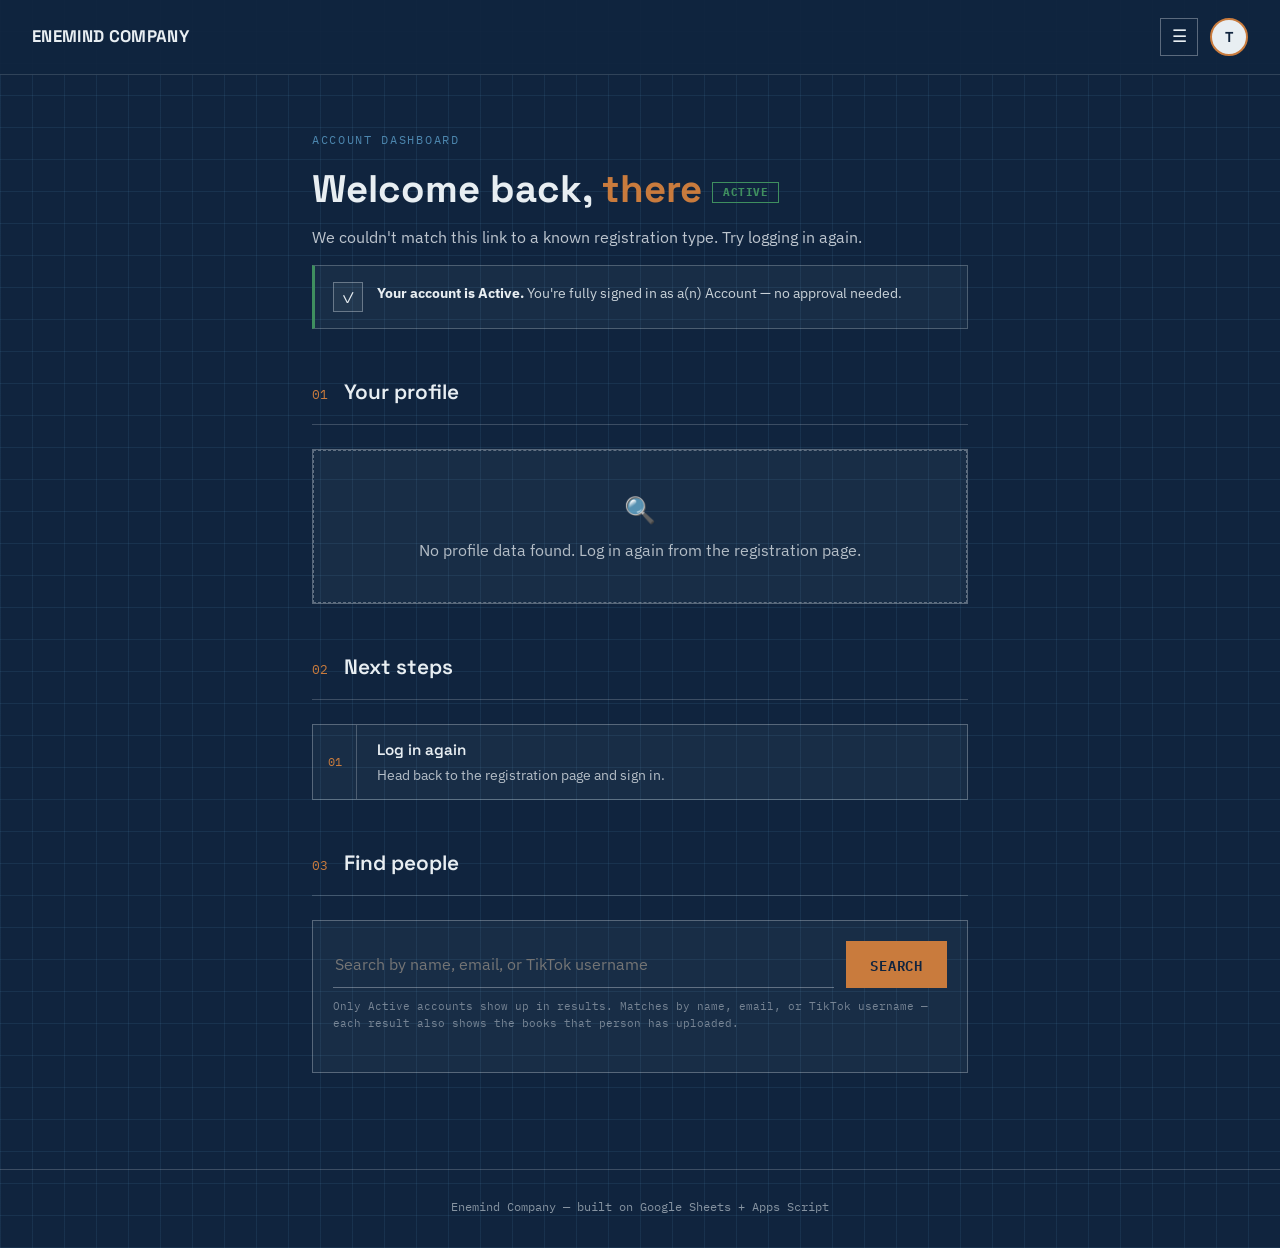
<file: home.html>
<!DOCTYPE html>
<html lang="en">
<head>
<meta charset="UTF-8">
<meta name="viewport" content="width=device-width, initial-scale=1.0">
<title>Dashboard — Enemind Company</title>
<link rel="icon" type="image/jpeg" href="https://lh3.googleusercontent.com/d/170W1KrU-wH25nard8MBn47CVNmqdx8P2">
<link rel="preconnect" href="https://fonts.googleapis.com">
<link href="https://fonts.googleapis.com/css2?family=Space+Grotesk:wght@400;500;600;700&family=IBM+Plex+Sans:wght@400;500;600&family=IBM+Plex+Mono:wght@400;500;600&display=swap" rel="stylesheet">
<style>
  :root {
    --blueprint-navy: #10243E;
    --blueprint-blue: #2E6F9E;
    --blueprint-line: #4C86AE;
    --paper: #E8EEF2;
    --copper: #C97B3D;
    --ink: #0B1B2B;
    --ok: #3F8F5F;
    --err: #B4453A;

    --font-display: 'Space Grotesk', sans-serif;
    --font-body: 'IBM Plex Sans', sans-serif;
    --font-mono: 'IBM Plex Mono', monospace;
  }

  * { box-sizing: border-box; margin: 0; padding: 0; }

  body {
    background:
      repeating-linear-gradient(0deg, rgba(76,134,174,0.14) 0px, rgba(76,134,174,0.14) 1px, transparent 1px, transparent 32px),
      repeating-linear-gradient(90deg, rgba(76,134,174,0.14) 0px, rgba(76,134,174,0.14) 1px, transparent 1px, transparent 32px),
      var(--blueprint-navy);
    color: var(--paper);
    font-family: var(--font-body);
    line-height: 1.5;
    min-height: 100vh;
  }

  a { color: inherit; }

  header {
    display: flex;
    align-items: center;
    justify-content: space-between;
    padding: 18px 32px;
    background: rgba(16,36,62,0.92);
    border-bottom: 1px solid rgba(232,238,242,0.15);
    position: relative;
  }

  .header-right { position: relative; display: flex; align-items: center; gap: 12px; }

  .nav-menu { position: relative; }

  .menu-btn {
    width: 38px;
    height: 38px;
    border: 1px solid rgba(232,238,242,0.35);
    background: transparent;
    color: var(--paper);
    display: flex;
    align-items: center;
    justify-content: center;
    cursor: pointer;
    font-size: 1.05rem;
    line-height: 1;
    transition: border-color 0.15s ease, background 0.15s ease;
  }
  .menu-btn:hover { border-color: var(--copper); }
  .menu-btn:focus-visible { outline: 2px solid var(--copper); outline-offset: 2px; }

  .nav-dropdown {
    display: none;
    position: absolute;
    top: calc(100% + 12px);
    left: 0;
    min-width: 240px;
    background: var(--blueprint-navy);
    border: 1px solid rgba(232,238,242,0.35);
    box-shadow: 0 12px 28px rgba(0,0,0,0.35);
    z-index: 20;
  }
  .nav-dropdown.open { display: block; }

  .nav-dropdown a {
    display: block;
    padding: 12px 18px;
    font-family: var(--font-mono);
    font-size: 0.78rem;
    letter-spacing: 0.05em;
    text-transform: uppercase;
    color: rgba(232,238,242,0.8);
    text-decoration: none;
    border-top: 1px solid rgba(232,238,242,0.15);
  }
  .nav-dropdown a:first-child { border-top: none; }
  .nav-dropdown a:hover { color: var(--paper); background: rgba(232,238,242,0.05); }
  .nav-dropdown a.current { color: var(--copper); }

  .account-btn {
    width: 38px;
    height: 38px;
    border-radius: 50%;
    border: 2px solid var(--copper);
    background: var(--paper);
    display: flex;
    align-items: center;
    justify-content: center;
    cursor: pointer;
    overflow: hidden;
    padding: 0;
    color: var(--blueprint-navy);
    font-family: var(--font-display);
    font-weight: 700;
    font-size: 0.9rem;
    transition: filter 0.15s ease;
  }
  .account-btn:hover { filter: brightness(0.95); }
  .account-btn:focus-visible { outline: 2px solid var(--copper); outline-offset: 2px; }

  .account-dropdown {
    display: none;
    position: absolute;
    top: calc(100% + 12px);
    right: 0;
    width: 260px;
    background: var(--blueprint-navy);
    border: 1px solid rgba(232,238,242,0.35);
    box-shadow: 0 12px 28px rgba(0,0,0,0.35);
    z-index: 20;
  }
  .account-dropdown.open { display: block; }

  .account-dropdown .ad-header {
    padding: 14px 18px;
    border-bottom: 1px solid rgba(232,238,242,0.2);
    font-family: var(--font-mono);
    font-size: 0.7rem;
    letter-spacing: 0.08em;
    text-transform: uppercase;
    color: var(--blueprint-line);
  }

  .account-dropdown .ad-row {
    padding: 10px 18px;
    border-top: 1px solid rgba(232,238,242,0.15);
  }
  .account-dropdown .ad-row:first-of-type { border-top: none; }

  .account-dropdown .ad-label {
    display: block;
    font-family: var(--font-mono);
    font-size: 0.65rem;
    letter-spacing: 0.08em;
    text-transform: uppercase;
    color: var(--blueprint-line);
    margin-bottom: 2px;
  }
  .account-dropdown .ad-value {
    font-size: 0.9rem;
    color: var(--paper);
    word-break: break-word;
  }

  .account-dropdown .ad-actions {
    padding: 14px 18px;
    display: flex;
    gap: 10px;
    flex-wrap: wrap;
  }

  .account-dropdown button.commit,
  .account-dropdown a.commit {
    flex: 1;
    text-align: center;
    padding: 10px 12px;
    font-size: 0.72rem;
    text-decoration: none;
    display: inline-block;
  }

  .brandmark {
    display: flex;
    align-items: center;
    gap: 12px;
    font-family: var(--font-display);
    font-weight: 700;
    font-size: 1.05rem;
    letter-spacing: 0.02em;
    text-decoration: none;
  }

  main {
    max-width: 720px;
    margin: 0 auto;
    padding: 56px 32px 96px;
  }

  .eyebrow {
    font-family: var(--font-mono);
    font-size: 0.75rem;
    letter-spacing: 0.14em;
    text-transform: uppercase;
    color: var(--blueprint-line);
    margin-bottom: 18px;
  }

  h1 {
    font-family: var(--font-display);
    font-weight: 700;
    font-size: clamp(1.7rem, 4vw, 2.4rem);
    line-height: 1.15;
  }

  h1 em {
    font-style: normal;
    color: var(--copper);
  }

  p.lede {
    margin-top: 14px;
    max-width: 56ch;
    font-size: 1rem;
    color: rgba(232,238,242,0.8);
  }

  /* ---------- Weekly motivation banner ---------- */
  .motivation-banner {
    margin-top: 24px;
    display: flex;
    align-items: flex-start;
    gap: 14px;
    padding: 16px 18px;
    background: rgba(232,238,242,0.04);
    border: 1px solid rgba(232,238,242,0.25);
    border-left: 3px solid var(--ok);
    display: none;
  }
  .motivation-banner.show { display: flex; }
  .motivation-banner .banner-icon {
    flex-shrink: 0;
    width: 30px;
    height: 30px;
    border: 1px solid rgba(232,238,242,0.35);
    display: flex;
    align-items: center;
    justify-content: center;
    font-size: 1rem;
    background: rgba(232,238,242,0.05);
  }
  .motivation-banner .banner-text { font-size: 0.9rem; color: rgba(232,238,242,0.85); }
  .motivation-banner .banner-text strong { color: var(--paper); }

  /* ---------- Status banner ---------- */
  .status-banner {
    margin-top: 16px;
    display: flex;
    align-items: flex-start;
    gap: 14px;
    padding: 16px 18px;
    background: rgba(232,238,242,0.04);
    border: 1px solid rgba(232,238,242,0.25);
    border-left: 3px solid var(--ok);
  }
  .status-banner.inactive { border-left-color: var(--err); }

  .status-banner .banner-icon {
    flex-shrink: 0;
    width: 30px;
    height: 30px;
    border: 1px solid rgba(232,238,242,0.35);
    display: flex;
    align-items: center;
    justify-content: center;
    font-size: 1rem;
    background: rgba(232,238,242,0.05);
  }

  .status-banner .banner-text {
    font-size: 0.9rem;
    color: rgba(232,238,242,0.85);
  }
  .status-banner .banner-text strong { color: var(--paper); }
  .status-banner .banner-text a { color: var(--copper); text-decoration: underline; }

  .status-badge {
    display: inline-block;
    font-family: var(--font-mono);
    font-size: 0.7rem;
    letter-spacing: 0.05em;
    text-transform: uppercase;
    padding: 3px 10px;
    border: 1px solid currentColor;
    margin-left: 10px;
    vertical-align: middle;
  }
  .status-badge.status-active { color: var(--ok); }
  .status-badge.status-inactive { color: var(--err); }

  .section-head {
    display: flex;
    align-items: baseline;
    gap: 16px;
    margin: 48px 0 24px;
    border-bottom: 1px solid rgba(232,238,242,0.2);
    padding-bottom: 16px;
  }

  .sheet-no {
    font-family: var(--font-mono);
    font-size: 0.8rem;
    color: var(--copper);
    flex-shrink: 0;
  }

  .section-head h2 {
    font-family: var(--font-display);
    font-weight: 600;
    font-size: 1.3rem;
  }

  /* ---------- Profile card (spec-sheet style, matches register.html) ---------- */
  .profile-card {
    background: rgba(232,238,242,0.04);
    border: 1px solid rgba(232,238,242,0.3);
  }

  .profile-row {
    display: grid;
    grid-template-columns: 44px 1fr;
    border-top: 1px solid rgba(232,238,242,0.25);
  }
  .profile-row:first-child { border-top: none; }

  .profile-row .field-index {
    font-family: var(--font-mono);
    font-size: 0.75rem;
    color: var(--blueprint-line);
    display: flex;
    align-items: center;
    justify-content: center;
    border-right: 1px solid rgba(232,238,242,0.25);
  }

  .profile-row .profile-body { padding: 14px 20px; }

  .profile-row .profile-label {
    display: block;
    font-family: var(--font-mono);
    font-size: 0.7rem;
    letter-spacing: 0.08em;
    text-transform: uppercase;
    color: var(--blueprint-line);
    margin-bottom: 4px;
  }

  .profile-row .profile-value {
    font-size: 1rem;
    color: var(--paper);
  }

  .profile-row .profile-value a { color: var(--copper); text-decoration: underline; }

  .profile-logo-thumb {
    display: inline-flex;
    width: 56px;
    height: 56px;
    overflow: hidden;
    border: 1px solid rgba(232,238,242,0.35);
    align-items: center;
    justify-content: center;
    background: var(--paper);
    color: var(--blueprint-navy);
    font-family: var(--font-display);
    font-weight: 700;
    font-size: 1.1rem;
  }
  .profile-logo-thumb img { width: 100%; height: 100%; object-fit: cover; }

  /* ---------- Roadmap / next steps ---------- */
  .roadmap {
    list-style: none;
  }

  .roadmap li {
    display: grid;
    grid-template-columns: 44px 1fr;
    border-top: 1px solid rgba(232,238,242,0.25);
    background: rgba(232,238,242,0.04);
    border-left: 1px solid rgba(232,238,242,0.3);
    border-right: 1px solid rgba(232,238,242,0.3);
  }
  .roadmap li:first-child { border-top: 1px solid rgba(232,238,242,0.3); }
  .roadmap li:last-child { border-bottom: 1px solid rgba(232,238,242,0.3); }

  .roadmap .step-index {
    font-family: var(--font-mono);
    font-size: 0.75rem;
    color: var(--copper);
    display: flex;
    align-items: center;
    justify-content: center;
    border-right: 1px solid rgba(232,238,242,0.25);
  }

  .roadmap .step-body { padding: 14px 20px; }

  .roadmap .step-title {
    font-family: var(--font-display);
    font-weight: 600;
    font-size: 0.95rem;
  }

  .roadmap .step-desc {
    margin-top: 3px;
    font-size: 0.85rem;
    color: rgba(232,238,242,0.75);
  }

  .profile-actions {
    padding: 20px;
    display: flex;
    justify-content: flex-end;
    gap: 12px;
    flex-wrap: wrap;
  }

  button.commit {
    font-family: var(--font-mono);
    font-size: 0.85rem;
    letter-spacing: 0.06em;
    text-transform: uppercase;
    background: var(--copper);
    color: var(--blueprint-navy);
    border: none;
    padding: 12px 24px;
    cursor: pointer;
    font-weight: 600;
    transition: filter 0.15s ease, transform 0.1s ease;
  }
  button.commit:hover { filter: brightness(1.1); }
  button.commit:active { transform: translateY(1px); }
  button.commit:focus-visible { outline: 2px solid var(--paper); outline-offset: 3px; }

  button.commit.ghost {
    background: transparent;
    color: var(--paper);
    border: 1px solid var(--copper);
  }

  a.commit {
    display: inline-block;
    text-decoration: none;
  }

  .empty-state {
    padding: 40px 24px;
    text-align: center;
    border: 1px dashed rgba(232,238,242,0.35);
  }
  .empty-state p { color: rgba(232,238,242,0.75); margin-top: 8px; }
  .empty-state .empty-icon { font-size: 1.6rem; }

  /* ---------- Directory search ---------- */
  .search-card {
    background: rgba(232,238,242,0.04);
    border: 1px solid rgba(232,238,242,0.3);
    padding: 20px;
  }

  .search-row {
    display: flex;
    gap: 12px;
    flex-wrap: wrap;
  }

  .search-row input {
    flex: 1;
    min-width: 200px;
    background: transparent;
    border: none;
    border-bottom: 1px solid rgba(232,238,242,0.35);
    color: var(--paper);
    font-family: var(--font-body);
    font-size: 1rem;
    padding: 8px 2px;
    outline: none;
  }
  .search-row input:focus { border-color: var(--copper); }

  .search-hint {
    margin-top: 10px;
    font-family: var(--font-mono);
    font-size: 0.7rem;
    color: rgba(232,238,242,0.45);
  }

  #directoryResults {
    margin-top: 20px;
    display: flex;
    flex-direction: column;
    gap: 12px;
  }

  .directory-item {
    display: flex;
    align-items: flex-start;
    gap: 14px;
    padding: 12px 14px;
    border: 1px solid rgba(232,238,242,0.25);
    background: rgba(232,238,242,0.03);
  }

  .directory-avatar {
    flex-shrink: 0;
    width: 44px;
    height: 44px;
    border-radius: 50%;
    border: 2px solid var(--copper);
    background: var(--paper);
    color: var(--blueprint-navy);
    font-family: var(--font-display);
    font-weight: 700;
    display: flex;
    align-items: center;
    justify-content: center;
    overflow: hidden;
    font-size: 0.95rem;
    margin-top: 2px;
  }
  .directory-avatar img { width: 100%; height: 100%; object-fit: cover; }

  .directory-info { min-width: 0; flex: 1; }

  .directory-name {
    font-family: var(--font-display);
    font-weight: 600;
    font-size: 0.95rem;
  }

  .type-tag {
    display: inline-block;
    font-family: var(--font-mono);
    font-size: 0.65rem;
    letter-spacing: 0.05em;
    text-transform: uppercase;
    padding: 2px 8px;
    border: 1px solid var(--blueprint-line);
    color: var(--blueprint-line);
    margin-left: 8px;
    vertical-align: middle;
  }

  .directory-meta {
    margin-top: 2px;
    font-size: 0.82rem;
    color: rgba(232,238,242,0.7);
  }
  .directory-meta a { color: var(--copper); text-decoration: underline; }

  /* ---------- Books posted by a directory result ---------- */
  .directory-postings {
    margin-top: 12px;
    border: 1px dashed rgba(232,238,242,0.3);
  }
  .directory-postings summary {
    cursor: pointer;
    padding: 9px 12px;
    font-family: var(--font-mono);
    font-size: 0.7rem;
    letter-spacing: 0.05em;
    text-transform: uppercase;
    color: rgba(232,238,242,0.65);
    list-style: none;
  }
  .directory-postings summary::-webkit-details-marker { display: none; }
  .directory-postings summary:hover { color: var(--paper); }
  .directory-postings summary::before { content: '▸ '; }
  .directory-postings[open] summary::before { content: '▾ '; }

  .posting-group { padding: 4px 12px 12px; }
  .posting-group-title {
    font-family: var(--font-mono);
    font-size: 0.65rem;
    letter-spacing: 0.06em;
    text-transform: uppercase;
    color: var(--blueprint-line);
    margin: 10px 0 6px;
  }

  .posting-item {
    display: flex;
    flex-wrap: wrap;
    align-items: center;
    gap: 8px;
    padding: 7px 0;
    border-top: 1px solid rgba(232,238,242,0.12);
    font-size: 0.84rem;
  }
  .posting-item:first-child { border-top: none; }

  .posting-item-tag {
    font-family: var(--font-mono);
    font-size: 0.6rem;
    letter-spacing: 0.05em;
    text-transform: uppercase;
    padding: 2px 6px;
    border: 1px solid var(--copper);
    color: var(--copper);
    flex-shrink: 0;
  }

  .posting-item-title { font-weight: 600; }

  .posting-item-meta {
    color: rgba(232,238,242,0.55);
    font-size: 0.78rem;
  }

  .posting-empty {
    margin-top: 10px;
    font-size: 0.8rem;
    color: rgba(232,238,242,0.45);
  }

  footer {
    border-top: 1px solid rgba(232,238,242,0.2);
    padding: 28px 32px 32px;
    font-family: var(--font-mono);
    font-size: 0.75rem;
    color: rgba(232,238,242,0.55);
    text-align: center;
  }
</style>
</head>
<body>

<header>
  <a href="index.html" class="brandmark">
    ENEMIND COMPANY
  </a>

  <div class="header-right">
    <div class="nav-menu">
      <button type="button" id="navMenuToggle" class="menu-btn" aria-haspopup="true" aria-expanded="false" title="Menu">☰</button>
      <div class="nav-dropdown" id="navDropdown" role="menu">
        <a href="entrepreneurs.html">Entrepreneurs &amp; Best Businesses</a>
        <a href="books.html">Books</a>
      </div>
    </div>

    <button type="button" id="accountToggle" class="account-btn" aria-haspopup="true" aria-expanded="false" title="Account">
      <span id="accountInitial">?</span>
    </button>

    <div class="account-dropdown" id="accountDropdown" role="menu">
      <div class="ad-header" id="adHeaderType">Account</div>
      <div class="ad-row">
        <span class="ad-label">Name</span>
        <span class="ad-value" id="adName">—</span>
      </div>
      <div class="ad-row">
        <span class="ad-label">Email</span>
        <span class="ad-value" id="adEmail">—</span>
      </div>
      <div class="ad-row">
        <span class="ad-label">Status</span>
        <span class="ad-value" id="adStatus">—</span>
      </div>
      <div class="ad-actions">
        <a href="index.html" class="commit ghost">Log out</a>
      </div>
    </div>
  </div>
</header>

<main id="top">
  <p class="eyebrow" id="typeEyebrow">Dashboard</p>
  <h1 id="welcomeHeading">Welcome back<span id="statusBadgeSlot"></span></h1>
  <p class="lede" id="welcomeLede">Loading your profile…</p>

  <div class="motivation-banner" id="motivationBanner">
    <span class="banner-icon">✦</span>
    <div class="banner-text"><strong>This week's motivation:</strong> <span id="motivationText"></span></div>
  </div>

  <div id="statusBanners"></div>

  <div class="section-head">
    <span class="sheet-no">01</span>
    <h2>Your profile</h2>
  </div>

  <div class="profile-card" id="profileCard"></div>

  <div class="section-head">
    <span class="sheet-no">02</span>
    <h2 id="roadmapHeading">Next on your roadmap</h2>
  </div>

  <ul class="roadmap" id="roadmapList"></ul>

  <div class="section-head">
    <span class="sheet-no">03</span>
    <h2>Find people</h2>
  </div>

  <div class="search-card">
    <div class="search-row">
      <input type="text" id="directorySearchInput" placeholder="Search by name, email, or TikTok username">
      <button type="button" class="commit" id="directorySearchBtn">Search</button>
    </div>
    <div class="search-hint">Only Active accounts show up in results. Matches by name, email, or TikTok username — each result also shows the books that person has uploaded.</div>
    <div id="directoryResults"></div>
  </div>
</main>

<footer>
  Enemind Company — built on Google Sheets + Apps Script
</footer>

<script>
  /* ------------------------------------------------------------------
   * Point this at your deployed Apps Script Web App URL
   * (Deploy > New deployment > Web app > /exec) from setup.gs.
   * Must be the same deployment used by index.html / entrepreneurs.html / books.html / admin.html.
   * ---------------------------------------------------------------- */
  const WEBAPP_URL = 'https://script.google.com/macros/s/AKfycbwGttVGhIg_H3Ttj-w4Esa2-B3Kd_D2pnte2BEDLBPzBG7lCDKsCohM0wPT8WTjifgN/exec';

  /* ---------- Field-label config, mirrors setup.gs / register.html ---------- */
  const CATEGORY_CONFIG = {
    secondaryStudent: {
      label: 'Secondary Student',
      fields: [
        { key: 'name', label: 'Full name' },
        { key: 'email', label: 'Email' },
        { key: 'phone', label: 'Phone number' },
        { key: 'county', label: 'County' },
        { key: 'school', label: 'School name' },
        { key: 'level', label: 'Form / Grade' }
      ],
      roadmap: [
        { title: 'Browse the book library', desc: 'Find books and revision notes for your subjects.' },
        { title: 'Check out the Entrepreneurs showcase', desc: 'Get inspired by curated Kenyan businesses.' },
        { title: 'Complete your profile', desc: 'Add a logo/profile image and TikTok handle any time from Edit Profile.' }
      ]
    },
    tvetStudent: {
      label: 'TVET Student',
      fields: [
        { key: 'name', label: 'Full name' },
        { key: 'email', label: 'Email' },
        { key: 'phone', label: 'Phone number' },
        { key: 'county', label: 'County' },
        { key: 'institution', label: 'TVET institution' },
        { key: 'course', label: 'Course' }
      ],
      roadmap: [
        { title: 'Browse the book library', desc: 'Find books and past papers for your course.' },
        { title: 'Check out the Entrepreneurs showcase', desc: 'Get inspired by curated Kenyan businesses.' },
        { title: 'Complete your profile', desc: 'Add a logo/profile image and TikTok handle any time from Edit Profile.' }
      ]
    },
    universityStudent: {
      label: 'University Student',
      fields: [
        { key: 'name', label: 'Full name' },
        { key: 'email', label: 'Email' },
        { key: 'phone', label: 'Phone number' },
        { key: 'county', label: 'County' },
        { key: 'university', label: 'University' },
        { key: 'courseOfStudy', label: 'Course of study' }
      ],
      roadmap: [
        { title: 'Browse the book library', desc: 'Find books and past papers for your course.' },
        { title: 'Check out the Entrepreneurs showcase', desc: 'Get inspired by curated Kenyan businesses.' },
        { title: 'Complete your profile', desc: 'Add a logo/profile image and TikTok handle any time from Edit Profile.' }
      ]
    },
    graduate: {
      label: 'Graduate',
      fields: [
        { key: 'name', label: 'Full name' },
        { key: 'email', label: 'Email' },
        { key: 'phone', label: 'Phone number' },
        { key: 'county', label: 'County' },
        { key: 'institution', label: 'Institution attended' },
        { key: 'fieldOfStudy', label: 'Field of study' },
        { key: 'graduationYear', label: 'Graduation year' }
      ],
      roadmap: [
        { title: 'Browse the book library', desc: 'Find books relevant to your field.' },
        { title: 'Check out the Entrepreneurs showcase', desc: 'Get inspired by curated Kenyan businesses.' },
        { title: 'Complete your profile', desc: 'Add a logo/profile image and TikTok handle any time from Edit Profile.' }
      ]
    },
    adult: {
      label: 'Adult',
      fields: [
        { key: 'name', label: 'Full name' },
        { key: 'email', label: 'Email' }
      ],
      roadmap: [
        { title: 'Browse the Entrepreneurs showcase', desc: 'See curated best businesses and entrepreneurs.' },
        { title: 'Browse the book library', desc: 'See what students and graduates are sharing.' },
        { title: 'Complete your profile', desc: 'Add a logo/profile image and TikTok handle any time from your account.' }
      ]
    }
  };

  function escapeHtml(str) {
    return String(str).replace(/[&<>"']/g, ch => ({
      '&': '&amp;', '<': '&lt;', '>': '&gt;', '"': '&quot;', "'": '&#39;'
    }[ch]));
  }

  function getParams() {
    const params = new URLSearchParams(window.location.search);
    const obj = {};
    params.forEach((value, key) => { obj[key] = value; });
    return obj;
  }

  function callApi(payload) {
    return fetch(WEBAPP_URL, {
      method: 'POST',
      body: JSON.stringify(payload)
    }).then(res => res.json());
  }

  function renderAvatar(container, name, logoUrl) {
    if (!container) return;
    container.innerHTML = '';
    const initial = String(name || '').trim().charAt(0).toUpperCase() || '?';
    if (logoUrl) {
      const img = document.createElement('img');
      img.src = logoUrl;
      img.alt = name || 'Profile image';
      img.addEventListener('error', () => {
        container.innerHTML = '';
        container.textContent = initial;
      });
      container.appendChild(img);
    } else {
      container.textContent = initial;
    }
  }

  const user = getParams();
  const config = CATEGORY_CONFIG[user.type];

  const typeLabel = user.typeLabel || (config ? config.label : 'Account');
  const status = user.status || 'Active';
  const statusKey = status.toLowerCase();

  const displayName = user.name || 'there';

  document.title = 'Dashboard — ' + typeLabel + ' — Enemind Company';

  /* ---------- Weekly motivation ---------- */
  callApi({ action: 'getWeeklyMotivation' }).then(result => {
    if (result.success && result.quote) {
      document.getElementById('motivationText').textContent = result.quote;
      document.getElementById('motivationBanner').classList.add('show');
    }
  }).catch(() => {});

  /* ---------- Header / account dropdown ---------- */
  renderAvatar(document.getElementById('accountToggle'), displayName, user.logoUrl);
  document.getElementById('adHeaderType').textContent = typeLabel;
  document.getElementById('adName').textContent = displayName;
  document.getElementById('adEmail').textContent = user.email || '—';
  document.getElementById('adStatus').textContent = status;

  /* ---------- Hero ---------- */
  document.getElementById('typeEyebrow').textContent = typeLabel + ' Dashboard';

  const badgeClass = statusKey === 'active' ? 'status-active' : 'status-inactive';
  const badgeHtml = `<span class="status-badge ${badgeClass}">${escapeHtml(status)}</span>`;
  document.getElementById('welcomeHeading').innerHTML = `Welcome back, <em>${escapeHtml(displayName)}</em>${badgeHtml}`;

  document.getElementById('welcomeLede').textContent = config
    ? `Here's your ${config.label.toLowerCase()} profile, exactly as it was submitted at registration.`
    : `We couldn't match this link to a known registration type. Try logging in again.`;

  /* ---------- Status banner ---------- */
  const bannersEl = document.getElementById('statusBanners');
  let bannerHtml = '';
  if (statusKey === 'inactive') {
    bannerHtml = `
      <div class="status-banner inactive">
        <span class="banner-icon">⚠</span>
        <div class="banner-text">
          <strong>Your account is Inactive.</strong> An admin has paused access.
          Email <a href="mailto:enemindcompany@gmail.com">enemindcompany@gmail.com</a>
          or call <a href="tel:+254711629600">+254 711 629 600</a> if you think this is a mistake.
        </div>
      </div>`;
  } else {
    bannerHtml = `
      <div class="status-banner">
        <span class="banner-icon">✓</span>
        <div class="banner-text">
          <strong>Your account is Active.</strong> You're fully signed in as a(n) ${escapeHtml(typeLabel)} — no approval needed.
        </div>
      </div>`;
  }
  bannersEl.innerHTML = bannerHtml;

  /* ---------- Profile card ---------- */
  const profileCardEl = document.getElementById('profileCard');
  if (config) {
    let rows = '';

    rows += `
      <div class="profile-row">
        <div class="field-index">◆</div>
        <div class="profile-body">
          <span class="profile-label">Logo / profile image</span>
          <span class="profile-value" id="profileLogoValue">${user.logoUrl ? '<span class="profile-logo-thumb" id="profileLogoThumb"></span>' : 'Not set'}</span>
        </div>
      </div>`;
    rows += `
      <div class="profile-row">
        <div class="field-index">◆</div>
        <div class="profile-body">
          <span class="profile-label">TikTok</span>
          <span class="profile-value">${user.tiktokUsername
            ? `<a href="https://www.tiktok.com/@${encodeURIComponent(user.tiktokUsername)}" target="_blank" rel="noopener">@${escapeHtml(user.tiktokUsername)}</a>`
            : 'Not set'}</span>
        </div>
      </div>`;

    config.fields.forEach((f, i) => {
      const idx = String(i + 1).padStart(2, '0');
      const value = user[f.key] && user[f.key].length ? user[f.key] : '—';
      rows += `
        <div class="profile-row">
          <div class="field-index">${idx}</div>
          <div class="profile-body">
            <span class="profile-label">${escapeHtml(f.label)}</span>
            <span class="profile-value">${escapeHtml(value)}</span>
          </div>
        </div>`;
    });
    profileCardEl.innerHTML = rows;

    if (user.logoUrl) {
      renderAvatar(document.getElementById('profileLogoThumb'), displayName, user.logoUrl);
    }
  } else {
    profileCardEl.innerHTML = `
      <div class="empty-state">
        <div class="empty-icon">🔍</div>
        <p>No profile data found. Log in again from the registration page.</p>
      </div>`;
  }

  /* ---------- Roadmap ---------- */
  const roadmapEl = document.getElementById('roadmapList');
  document.getElementById('roadmapHeading').textContent = config ? 'Next on your roadmap' : 'Next steps';
  if (config) {
    let steps = '';
    config.roadmap.forEach((s, i) => {
      const idx = String(i + 1).padStart(2, '0');
      steps += `
        <li>
          <div class="step-index">${idx}</div>
          <div class="step-body">
            <div class="step-title">${escapeHtml(s.title)}</div>
            <div class="step-desc">${escapeHtml(s.desc)}</div>
          </div>
        </li>`;
    });
    roadmapEl.innerHTML = steps;
  } else {
    roadmapEl.innerHTML = `
      <li>
        <div class="step-index">01</div>
        <div class="step-body">
          <div class="step-title">Log in again</div>
          <div class="step-desc">Head back to the registration page and sign in.</div>
        </div>
      </li>`;
  }

  /* ---------- Directory search ---------- */
  const directoryInput = document.getElementById('directorySearchInput');
  const directoryBtn = document.getElementById('directorySearchBtn');
  const directoryResultsEl = document.getElementById('directoryResults');

  function buildPostingsHtml(result) {
    const books = result.books || [];
    if (books.length === 0) {
      return `<div class="posting-empty">No books posted yet.</div>`;
    }
    const bookItems = books.map(b => `
      <div class="posting-item">
        <span class="posting-item-tag">Book</span>
        <span class="posting-item-title">${escapeHtml(b.title)}</span>
        <span class="posting-item-meta">${[b.course, b.campus].filter(Boolean).map(escapeHtml).join(' · ')}</span>
        <span class="posting-item-meta">KSh ${escapeHtml(b.price)}</span>
      </div>`).join('');

    return `
      <details class="directory-postings">
        <summary>View books posted (${books.length})</summary>
        <div class="posting-group">${bookItems}</div>
      </details>`;
  }

  function renderDirectoryResults(results) {
    if (!results || !results.length) {
      directoryResultsEl.innerHTML = `<div class="empty-state"><p>No matching people found.</p></div>`;
      return;
    }

    directoryResultsEl.innerHTML = results.map((r, i) => {
      const metaParts = [];
      if (r.organization) {
        metaParts.push((r.organizationLabel ? r.organizationLabel + ': ' : '') + r.organization);
      }
      if (r.county) metaParts.push(r.county);
      const metaLine = metaParts.length ? escapeHtml(metaParts.join(' · ')) : '';

      return `
        <div class="directory-item">
          <span class="directory-avatar" id="dirAvatar${i}"></span>
          <div class="directory-info">
            <div class="directory-name">${escapeHtml(r.name || 'Unnamed')}<span class="type-tag">${escapeHtml(r.typeLabel || '')}</span></div>
            ${metaLine ? `<div class="directory-meta">${metaLine}</div>` : ''}
            ${r.tiktokUsername ? `<div class="directory-meta"><a href="https://www.tiktok.com/@${encodeURIComponent(r.tiktokUsername)}" target="_blank" rel="noopener">@${escapeHtml(r.tiktokUsername)}</a></div>` : ''}
            ${buildPostingsHtml(r)}
          </div>
        </div>`;
    }).join('');

    results.forEach((r, i) => {
      renderAvatar(document.getElementById('dirAvatar' + i), r.name, r.logoUrl);
    });
  }

  function runDirectorySearch() {
    const q = directoryInput.value.trim();
    if (!q) {
      directoryResultsEl.innerHTML = `<div class="empty-state"><p>Type a name, email, or TikTok username to search.</p></div>`;
      return;
    }

    directoryBtn.disabled = true;
    directoryResultsEl.innerHTML = `<div class="empty-state"><p>Searching…</p></div>`;

    callApi({ action: 'searchDirectory', query: q }).then(result => {
      if (result.success) {
        renderDirectoryResults(result.results);
      } else {
        directoryResultsEl.innerHTML = `<div class="empty-state"><p>${escapeHtml(result.message || 'Search failed.')}</p></div>`;
      }
    }).catch(() => {
      directoryResultsEl.innerHTML = `<div class="empty-state"><p>Network error — check the Web App URL is set.</p></div>`;
    }).finally(() => {
      directoryBtn.disabled = false;
    });
  }

  directoryBtn.addEventListener('click', runDirectorySearch);
  directoryInput.addEventListener('keydown', (e) => {
    if (e.key === 'Enter') {
      e.preventDefault();
      runDirectorySearch();
    }
  });

  /* ---------- Nav menu toggle ---------- */
  const navMenuToggle = document.getElementById('navMenuToggle');
  const navDropdown = document.getElementById('navDropdown');

  function openNavDropdown() {
    navDropdown.classList.add('open');
    navMenuToggle.setAttribute('aria-expanded', 'true');
  }
  function closeNavDropdown() {
    navDropdown.classList.remove('open');
    navMenuToggle.setAttribute('aria-expanded', 'false');
  }

  navMenuToggle.addEventListener('click', (e) => {
    e.stopPropagation();
    if (navDropdown.classList.contains('open')) closeNavDropdown();
    else { closeDropdown(); openNavDropdown(); }
  });

  /* ---------- Account dropdown toggle ---------- */
  const accountToggle = document.getElementById('accountToggle');
  const accountDropdown = document.getElementById('accountDropdown');

  function openDropdown() {
    accountDropdown.classList.add('open');
    accountToggle.setAttribute('aria-expanded', 'true');
  }
  function closeDropdown() {
    accountDropdown.classList.remove('open');
    accountToggle.setAttribute('aria-expanded', 'false');
  }

  accountToggle.addEventListener('click', (e) => {
    e.stopPropagation();
    if (accountDropdown.classList.contains('open')) closeDropdown();
    else { closeNavDropdown(); openDropdown(); }
  });
  document.addEventListener('click', (e) => {
    if (!accountDropdown.contains(e.target) && e.target !== accountToggle) closeDropdown();
    if (!navDropdown.contains(e.target) && e.target !== navMenuToggle) closeNavDropdown();
  });
  document.addEventListener('keydown', (e) => {
    if (e.key === 'Escape') { closeDropdown(); closeNavDropdown(); }
  });
</script>

</body>
</html>
</file>
